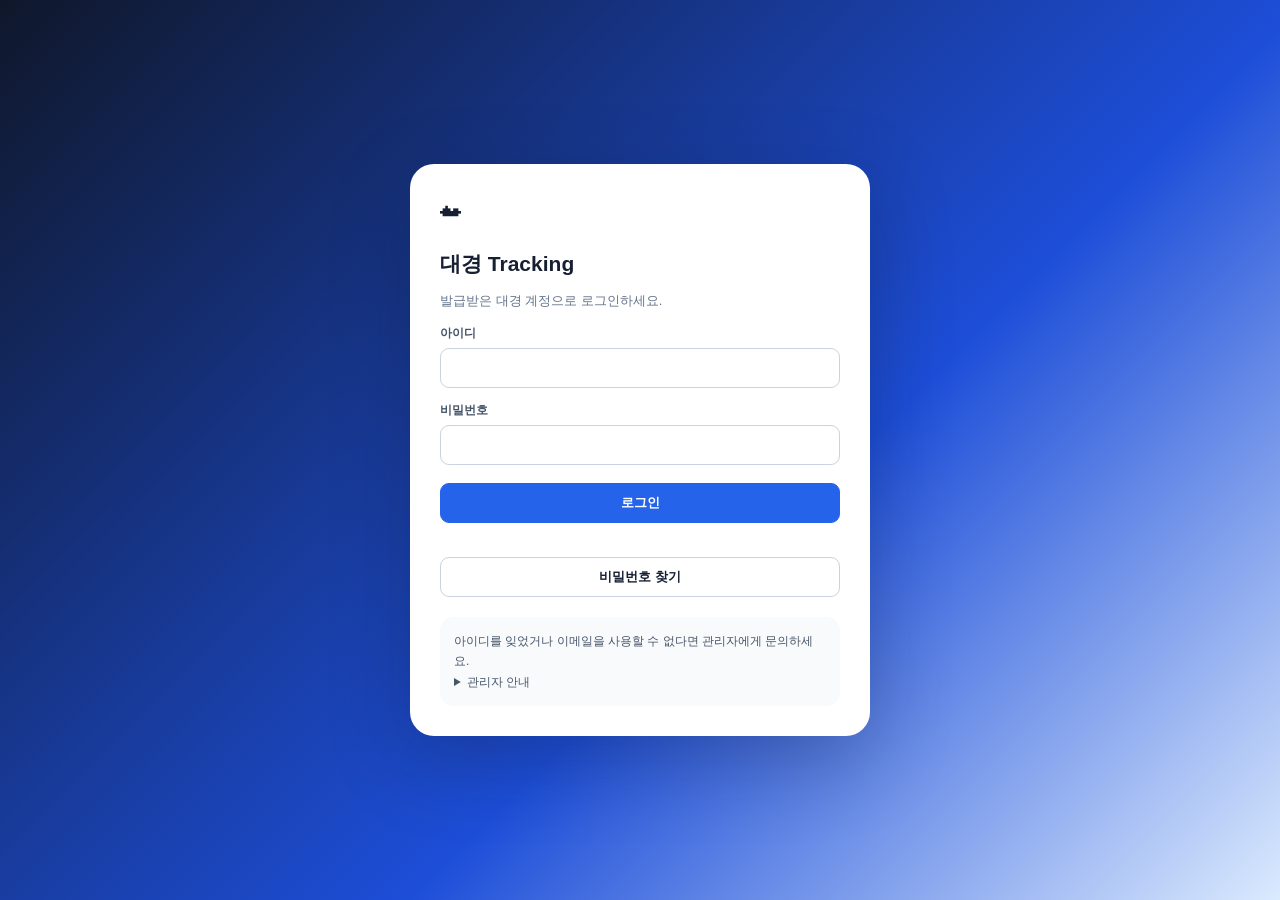
<file: index.html>
<!DOCTYPE html>
<html lang="ko">
<head>
  <meta charset="UTF-8">
  <meta name="viewport" content="width=device-width, initial-scale=1.0">
  <title>Dashboard - 대경 Tracking</title>
  <link rel="stylesheet" href="css/style.css?v=1243">
</head>
<body class="dashboard-page">
<div class="app">
  <aside class="side">
    <div class="brand">대경 Tracking</div>
    <div class="sub">의료기기 재고 · 선납 · 사용 · 회수 관리</div>
    <nav class="nav">
      <a class="page-link" href="index.html">📊 Dashboard</a>
      <a class="page-link" href="transaction.html">🧾 거래관리</a>
      <a class="page-link" href="inventory.html">📦 재고관리</a>
      <a class="page-link" href="master.html">📁 품목 Master</a>
      <a class="page-link" href="hospital.html">🏥 거래처 Master</a>
      <a class="page-link" href="hospital_price.html">🏷️ 병원별 판매단가</a>
      <a class="page-link" href="price.html">💰 단가관리</a>
      <a class="page-link" href="monthly_close.html">🗓️ 월별 마감</a>
      <a class="page-link" href="report.html">📈 보고서</a>
      <a class="page-link" href="audit.html">🔍 재고 감사</a>
      <a class="page-link" href="settings.html">⚙️ 환경설정</a>
    </nav>
  </aside>
  <main class="main">
    <div class="top">
      <div>
        <div class="title">Dashboard</div>
        <div class="hint">재고와 영업 흐름을 한눈에 확인하는 월간 경영 현황입니다.</div>
      </div>
      <div class="actions"></div>
    </div>

    <section class="dashboard-content executive-dashboard">
      <div class="dashboard-period-card">
        <div class="period-control">
          <label for="dashboardMonth">조회월</label>
          <input id="dashboardMonth" type="month" onchange="renderDashboard()">
        </div>
        <div class="period-summary">
          <span id="dashboardCloseStatus" class="dashboard-status-chip">마감 전</span>
          <span id="dashboardPeriodLabel">월간 현황을 불러오는 중입니다.</span>
        </div>
      </div>

      <div class="executive-kpi-grid">
        <article class="executive-kpi kpi-blue">
          <div class="kpi-icon">₩</div>
          <div class="kpi-copy"><span>월말 총 재고금액</span><strong id="kpiInventoryValue">0원</strong><small id="inventoryValueDelta">전월 대비 -</small></div>
        </article>
        <article class="executive-kpi kpi-green">
          <div class="kpi-icon">↗</div>
          <div class="kpi-copy"><span>당월 사용매출</span><strong id="kpiMonthlySales">0원</strong><small id="salesDelta">전월 대비 -</small></div>
        </article>
        <article class="executive-kpi kpi-violet">
          <div class="kpi-icon">%</div>
          <div class="kpi-copy"><span>당월 예상마진</span><strong id="kpiMonthlyMargin">0원</strong><small id="marginRate">마진율 0.0%</small></div>
        </article>
        <article class="executive-kpi kpi-orange">
          <div class="kpi-icon">▦</div>
          <div class="kpi-copy"><span>월말 전체재고</span><strong id="kpiCurrent">0</strong><small id="stockDelta">월초 대비 -</small></div>
        </article>
      </div>

      <div class="dashboard-visual-grid">
        <article class="dashboard-panel dashboard-flow-panel">
          <div class="panel-heading">
            <div><span class="eyebrow">MONTHLY FLOW</span><h3>주간 거래 흐름</h3></div>
            <div class="chart-legend"><span class="legend-in">입고</span><span class="legend-use">사용</span><span class="legend-prepaid">선납</span><span class="legend-recovery">회수</span></div>
          </div>
          <div id="weeklyFlowChart" class="weekly-flow-chart"></div>
        </article>

        <article class="dashboard-panel dashboard-composition-panel">
          <div class="panel-heading"><div><span class="eyebrow">INVENTORY MIX</span><h3>재고 구성</h3></div></div>
          <div class="composition-body">
            <div id="inventoryDonut" class="inventory-donut"><div><strong id="donutTotal">0</strong><span>전체재고</span></div></div>
            <div class="composition-legend">
              <div><span class="dot office"></span><div><small>사무실</small><strong id="kpiOffice">0</strong><em id="officeShare">0%</em></div></div>
              <div><span class="dot hospital"></span><div><small>거래처</small><strong id="kpiHospital">0</strong><em id="hospitalShare">0%</em></div></div>
            </div>
          </div>
        </article>
      </div>

      <div class="dashboard-insight-grid">
        <article class="dashboard-panel">
          <div class="panel-heading"><div><span class="eyebrow">TOP 5</span><h3>거래처별 재고금액</h3></div><a class="panel-link" href="inventory.html">재고 보기</a></div>
          <div id="customerTopFive" class="ranking-list"></div>
        </article>
        <article class="dashboard-panel">
          <div class="panel-heading"><div><span class="eyebrow">ACTION NEEDED</span><h3>확인 필요 항목</h3></div><span id="alertCount" class="alert-count">0</span></div>
          <div id="dashboardAlerts" class="dashboard-alert-list"></div>
        </article>
      </div>

      <div class="dashboard-detail-grid">
        <article class="dashboard-panel recent-panel">
          <div class="panel-heading"><div><span class="eyebrow">RECENT</span><h3>최근 거래</h3></div><a class="panel-link" href="transaction.html">전체 보기</a></div>
          <div class="table-wrap auto"><table><thead><tr><th>일자</th><th>위치</th><th>구분</th><th>품목명</th><th>수량</th><th>비고</th></tr></thead><tbody id="recentTx"></tbody></table></div>
        </article>
        <article class="dashboard-panel location-panel">
          <div class="panel-heading"><div><span class="eyebrow">LOCATION</span><h3>위치별 재고 현황</h3></div></div>
          <div class="table-wrap auto"><table><thead><tr><th>위치</th><th>월초</th><th>월말</th><th>재고금액</th><th>입고</th><th>사용</th><th>선납</th><th>회수</th></tr></thead><tbody id="locationSummary"></tbody></table></div>
        </article>
      </div>

      <span class="hidden" id="kpiStock"></span><span class="hidden" id="kpiUse"></span><span class="hidden" id="kpiOveruse"></span>
      <span class="hidden" id="kpiOfficeValue"></span><span class="hidden" id="kpiHospitalValue"></span><span class="hidden" id="kpiUnpricedItems"></span>
      <span class="hidden" id="kpiMonthlyCost"></span><span class="hidden" id="kpiMonthlyTx"></span><span class="hidden" id="kpiPrepaid"></span><span class="hidden" id="kpiRecovery"></span>
    </section>
  </main>
</div>
<script src="js/vendor-core.js?v=1214"></script>
<script src="js/config.js?v=1214"></script>
<script src="js/cloud.js?v=auth20261124"></script>
<script src="js/common.js?v=auth20261124"></script>
<script src="js/dashboard.js?v=1243"></script>
</body>
</html>
</file>
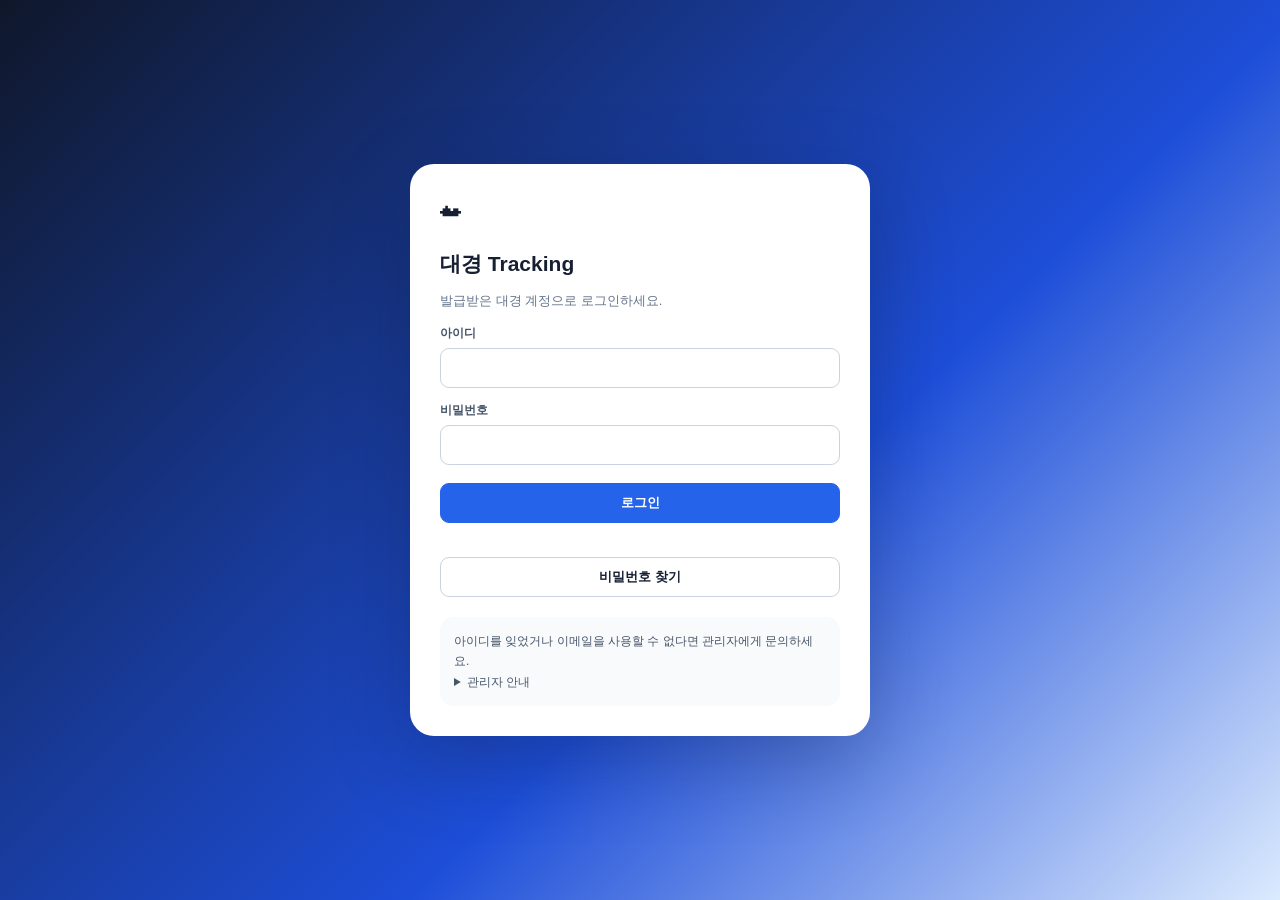
<file: audit.html>
<!DOCTYPE html><html lang="ko"><head><meta charset="UTF-8"><meta name="viewport" content="width=device-width, initial-scale=1.0"><title>재고 감사 - 대경 Tracking</title><script src="js/xlsx.full.min.js?v=1234"></script><link rel="stylesheet" href="css/style.css?v=1232"></head><body><div class="app"><aside class="side"><div class="brand">대경 Tracking</div><div class="sub">의료기기 재고 · 선납 · 사용 · 회수 관리</div><nav class="nav">
<a class="page-link" href="index.html">📊 Dashboard</a>
<a class="page-link" href="transaction.html">🧾 거래관리</a>
<a class="page-link" href="inventory.html">📦 재고관리</a>
<a class="page-link" href="master.html">📁 품목 Master</a>
<a class="page-link" href="hospital.html">🏥 거래처 Master</a>
<a class="page-link" href="hospital_price.html">🏷️ 병원별 판매단가</a>
<a class="page-link" href="price.html">💰 단가관리</a><a class="page-link" href="monthly_close.html">🗓️ 월별 마감</a>
<a class="page-link" href="report.html">📈 보고서</a>
<a class="page-link" href="audit.html">🔍 재고 감사</a>
<a class="page-link" href="settings.html">⚙️ 환경설정</a>
</nav></aside><main class="main"><div class="top"><div><div class="title">재고 감사</div><div class="hint"> 현재고 또는 외부 시스템 재고와 실사 재고를 비교하여 차이와 리스크를 분석합니다.</div></div><div class="actions"><button class="btn" onclick="exportBackup()">JSON 백업</button><button class="btn" onclick="document.getElementById('restoreFile').click()">JSON 복원</button><input id="restoreFile" type="file" accept=".json" class="hidden" onchange="restoreBackup(event)"><button class="btn danger" onclick="resetAll()">초기화</button><span id="autosaveStatus" class="autosave-status">자동저장 준비</span></div></div>
<section class="audit-hero"><h2>의료기기 재고 감사 Agent</h2><p class="hint">품목 ID 기준으로 시스템 재고와 실사 재고를 매칭합니다.  등록된 현재고를 시스템 재고로 자동 불러오거나, 별도 시스템 재고 파일을 업로드할 수 있습니다. 원본 데이터에 없는 원인은 “확인 필요”로 표시합니다.</p></section>
<section class="mt audit-grid no-print">
<div class="card"><h3>1. 시스템 재고 기준</h3><div class="audit-toolbar"><select id="auditLoadLoc" class="audit-load-select"><option value="">전체 위치별</option></select><button class="btn primary" onclick="loadSystemFromV7ByLocation()">현재고 불러오기</button><button class="btn" onclick="loadSystemFromV7ByLocation('aggregate')">전체 합산 불러오기</button><input id="systemFile" type="file" accept=".xlsx,.xls,.csv" onchange="handleAuditFile(event,'system')"></div><div class="audit-help">v7 현재고는 위치를 선택해 불러올 수 있습니다. <b>전체 위치별</b>은 사무실/병원별 행을 분리하고, <b>전체 합산</b>은 품목 ID별 총 재고로 비교합니다. 외부 파일 업로드 시 권장 컬럼: ID, 품목명, 위치, 수량, 재고금액</div><div id="systemInfo" class="mt hint">시스템 재고 기준이 아직 없습니다.</div><div id="systemLocationSummary" class="mt"></div><div class="row-4 mt"><div><label>ID 컬럼</label><select id="systemIdCol"></select></div><div><label>품목명 컬럼</label><select id="systemNameCol"></select></div><div><label>위치 컬럼</label><select id="systemLocCol"></select></div><div><label>수량 컬럼</label><select id="systemQtyCol"></select></div></div><div class="row-4 mt"><div><label>재고금액 컬럼</label><select id="systemAmtCol"></select></div></div></div>
<div class="card"><h3>2. 실사 재고 업로드</h3><div class="audit-toolbar"><a class="btn" href="./sample/Audit_PhysicalInventory_upload.xlsx" download="Audit_PhysicalInventory_upload.xlsx">실사 샘플 다운로드</a><input id="physicalFile" type="file" accept=".xlsx,.xls,.csv" onchange="handleAuditFile(event,'physical')"></div><div class="audit-help">권장 컬럼: ID, 품목명, 위치, 실사수량, 실사금액, 비고</div><div id="physicalInfo" class="mt hint">실사 재고 파일을 선택해 주세요.</div><div class="row-4 mt"><div><label>ID 컬럼</label><select id="physicalIdCol"></select></div><div><label>품목명 컬럼</label><select id="physicalNameCol"></select></div><div><label>위치 컬럼</label><select id="physicalLocCol"></select></div><div><label>수량 컬럼</label><select id="physicalQtyCol"></select></div></div><div class="row-4 mt"><div><label>재고금액 컬럼</label><select id="physicalAmtCol"></select></div><div><label>비고 컬럼</label><select id="physicalMemoCol"></select></div></div></div>
</section>
<section class="card mt no-print"><h3>3. 리스크 기준 및 실행</h3><div class="row-4"><div><label>수량 Medium 기준</label><input id="qtyMedium" type="number" value="2" min="1"></div><div><label>금액 Medium 기준</label><input id="amtMedium" type="number" value="100000" min="0"></div><div><label>금액 High 기준</label><input id="amtHigh" type="number" value="1000000" min="0"></div><div><label>감사일자</label><input id="auditDate" type="date"></div></div><div class="actions mt"><button class="btn primary" onclick="runAudit()">감사 분석 실행</button><button class="btn" onclick="print()">인쇄/PDF 저장</button><button class="btn" onclick="downloadAuditCSV()">CSV 다운로드</button><button class="btn" onclick="downloadAuditExcel()">Excel 다운로드</button></div></section>
<section id="auditResult" class="hidden"><div class="card mt"><h3>Executive Summary <span id="sourceBadge" class="source-badge"></span></h3><div class="grid audit-grid-3 mt"><div class="card kpi audit-kpi"><div class="label">전체 품목/위치</div><div class="value" id="auditTotal">0</div></div><div class="card kpi audit-kpi"><div class="label">차이 발생</div><div class="value" id="auditDiff">0</div></div><div class="card kpi audit-kpi"><div class="label">High 리스크</div><div class="value" id="auditHigh">0</div></div></div><div id="auditSummaryText" class="summary-box mt"></div></div>
<div class="card mt"><h3>상세 재고 차이표</h3><div class="audit-toolbar no-print"><input id="auditSearch" type="search" placeholder="ID/품목명/위치 검색" oninput="renderAuditTable()"><select id="auditRiskFilter" onchange="renderAuditTable()"><option value="">전체 리스크</option><option>High</option><option>Medium</option><option>Low</option><option>OK</option></select><select id="auditTypeFilter" onchange="renderAuditTable()"><option value="">전체 유형</option><option>수량 불일치</option><option>금액 불일치</option><option>실사 누락</option><option>시스템 미등록</option><option>일치</option></select></div><div class="table-wrap mt"><table class="audit-table"><thead><tr><th>리스크</th><th>유형</th><th>ID</th><th>품목명</th><th>위치</th><th>시스템수량</th><th>실사수량</th><th>수량차이</th><th>시스템금액</th><th>실사금액</th><th>금액차이</th><th>원인 추정</th><th>비고</th></tr></thead><tbody id="auditTable"></tbody></table></div></div>
<div class="audit-grid mt"><div class="card"><h3>개선 권고</h3><ul id="auditRecommendations" class="list"></ul></div><div class="card"><h3>후속 조치 체크리스트</h3><div class="table-wrap"><table><thead><tr><th>조치</th><th>대상</th><th>우선순위</th></tr></thead><tbody id="auditChecklist"></tbody></table></div></div></div></section>
</main></div><script src="js/vendor-core.js?v=1214"></script><script src="js/config.js?v=1214"></script><script src="js/cloud.js?v=auth20261124"></script><script src="js/common.js?v=auth20261124"></script><script src="js/audit.js?v=1230"></script></body></html>
</file>
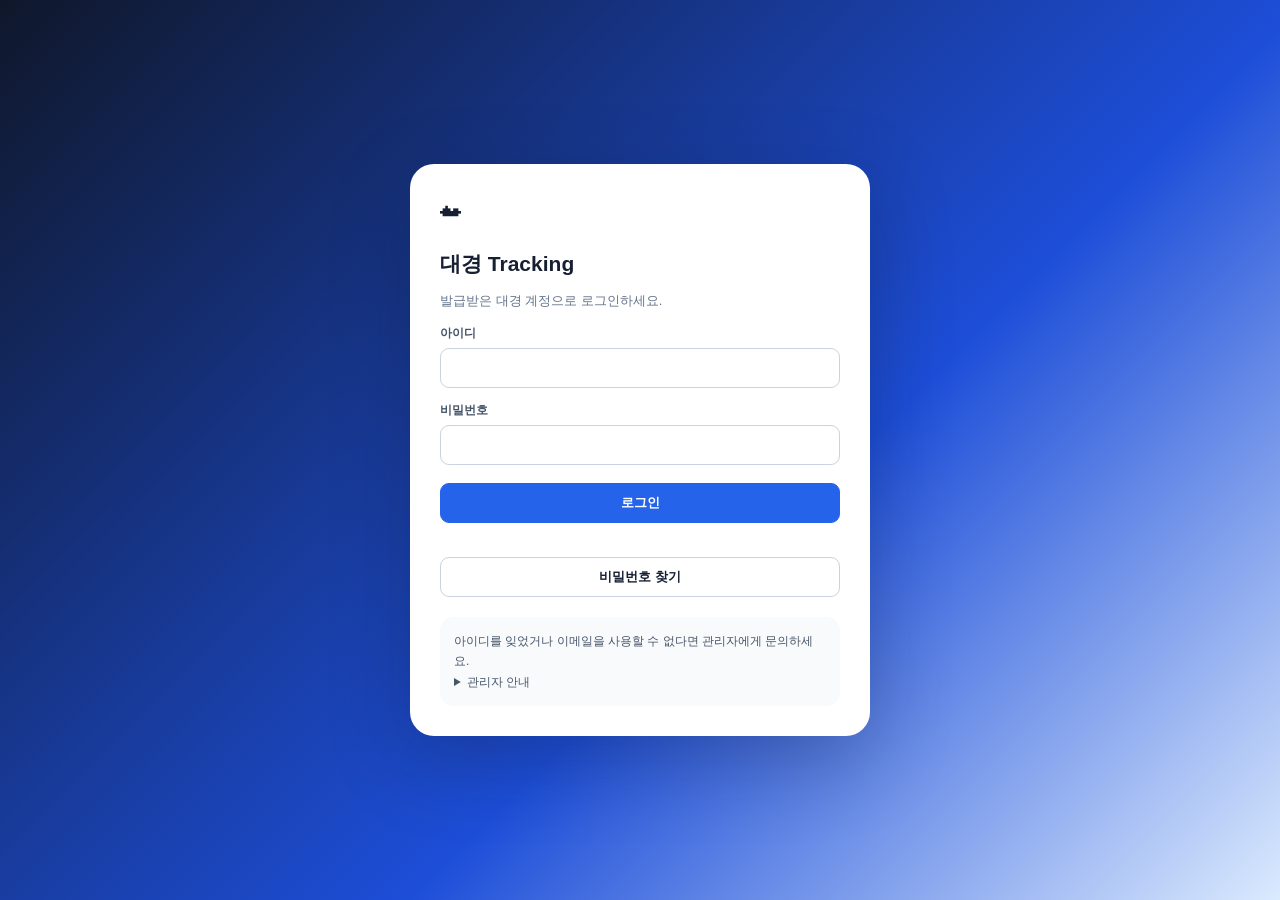
<file: dashboard.html>
<!DOCTYPE html><html lang="ko"><head><meta charset="UTF-8"><meta name="viewport" content="width=device-width, initial-scale=1.0"><title>Dashboard - 대경 Tracking</title><link rel="stylesheet" href="css/style.css?v=1232"></head><body class="dashboard-page"><div class="app"><aside class="side"><div class="brand">대경 Tracking</div><div class="sub">의료기기 재고 · 선납 · 사용 · 회수 관리</div><nav class="nav">
<a class="page-link" href="index.html">📊 Dashboard</a>
<a class="page-link" href="transaction.html">🧾 거래관리</a>
<a class="page-link" href="inventory.html">📦 재고관리</a>
<a class="page-link" href="master.html">📁 품목 Master</a>
<a class="page-link" href="hospital.html">🏥 거래처 Master</a>
<a class="page-link" href="hospital_price.html">🏷️ 병원별 판매단가</a>
<a class="page-link" href="price.html">💰 단가관리</a><a class="page-link" href="monthly_close.html">🗓️ 월별 마감</a>
<a class="page-link" href="report.html">📈 보고서</a>
<a class="page-link" href="audit.html">🔍 재고 감사</a>
<a class="page-link" href="settings.html">⚙️ 환경설정</a>
</nav></aside><main class="main"><div class="top"><div><div class="title">Dashboard</div><div class="hint">선택한 월의 월초·월말 재고와 입고·사용·선납·회수 현황을 확인합니다.</div></div><div class="actions"><button class="btn" onclick="exportBackup()">JSON 백업</button><button class="btn" onclick="document.getElementById('restoreFile').click()">JSON 복원</button><input id="restoreFile" type="file" accept=".json" class="hidden" onchange="restoreBackup(event)"><button class="btn danger" onclick="resetAll()">초기화</button><span id="autosaveStatus" class="autosave-status">자동저장 준비</span></div></div><section class="dashboard-content"><div class="card compact monthly-period-bar"><div><label>조회월</label><input id="dashboardMonth" type="month" onchange="renderDashboard()"></div><div id="dashboardPeriodLabel" class="hint"></div></div><div class="grid dashboard-kpi-grid dashboard-qty-grid"><div class="card kpi kpi-card"><div class="label">월초 전체재고</div><div class="value" id="kpiStock">0</div></div><div class="card kpi kpi-card"><div class="label">월말 전체재고</div><div class="value" id="kpiCurrent">0</div></div><div class="card kpi kpi-card"><div class="label">당월 사용</div><div class="value" id="kpiUse">0</div></div><div class="card kpi kpi-card"><div class="label">당월 미정리 과사용</div><div class="value" id="kpiOveruse">0</div></div></div><div class="grid mt dashboard-kpi-grid dashboard-value-grid"><div class="card kpi kpi-card"><div class="label">월말 총 재고금액</div><div class="value" id="kpiInventoryValue">0원</div></div><div class="card kpi kpi-card"><div class="label">사무실 재고금액</div><div class="value" id="kpiOfficeValue">0원</div></div><div class="card kpi kpi-card"><div class="label">병원 재고금액</div><div class="value" id="kpiHospitalValue">0원</div></div><div class="card kpi kpi-card"><div class="label">매입단가 미등록 재고 품목</div><div class="value" id="kpiUnpricedItems">0</div></div></div><div class="grid mt dashboard-kpi-grid dashboard-monthly-finance-grid"><div class="card kpi kpi-card"><div class="label">당월 사용매출</div><div class="value" id="kpiMonthlySales">0원</div></div><div class="card kpi kpi-card"><div class="label">당월 매출원가</div><div class="value" id="kpiMonthlyCost">0원</div></div><div class="card kpi kpi-card"><div class="label">당월 예상마진</div><div class="value" id="kpiMonthlyMargin">0원</div></div><div class="card kpi kpi-card"><div class="label">당월 거래건수</div><div class="value" id="kpiMonthlyTx">0</div></div></div><div class="grid mt dashboard-kpi-grid dashboard-flow-grid"><div class="card kpi kpi-card"><div class="label">사무실 월말재고</div><div class="value" id="kpiOffice">0</div></div><div class="card kpi kpi-card"><div class="label">병원 월말재고</div><div class="value" id="kpiHospital">0</div></div><div class="card kpi kpi-card"><div class="label">당월 선납</div><div class="value" id="kpiPrepaid">0</div></div><div class="card kpi kpi-card"><div class="label">당월 회수</div><div class="value" id="kpiRecovery">0</div></div></div><div class="grid-2 mt dashboard-panels"><div class="card"><h3>위치별 재고 현황</h3><div class="table-wrap auto"><table><thead><tr><th>위치</th><th>월초재고</th><th>월말재고</th><th>재고금액</th><th>입고</th><th>사용</th><th>선납</th><th>회수</th></tr></thead><tbody id="locationSummary"></tbody></table></div></div><div class="card"><h3>당월 거래</h3><div class="table-wrap auto"><table><thead><tr><th>일자</th><th>위치</th><th>구분</th><th>품목명</th><th>수량</th><th>비고</th></tr></thead><tbody id="recentTx"></tbody></table></div></div></div></section></main></div><script src="js/vendor-core.js?v=1214"></script><script src="js/config.js?v=1214"></script><script src="js/cloud.js?v=auth20261124"></script><script src="js/common.js?v=auth20261124"></script>
<script src="js/dashboard.js?v=1232"></script></body></html>
</file>
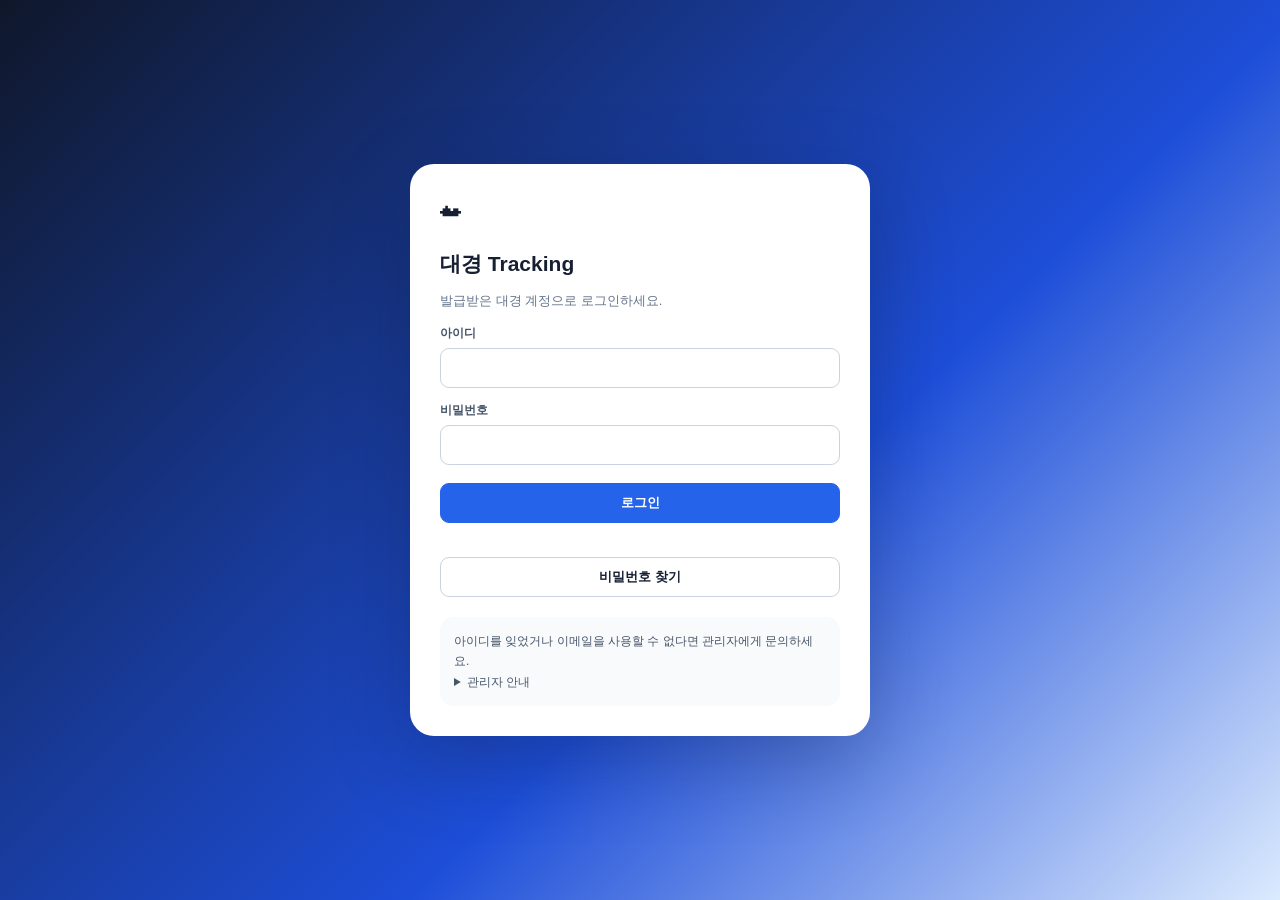
<file: hospital.html>
<!DOCTYPE html><html lang="ko"><head><meta charset="UTF-8"><meta name="viewport" content="width=device-width, initial-scale=1.0"><title>거래처 Master - 대경 Tracking</title><link rel="stylesheet" href="css/style.css?v=1232"></head><body><div class="app"><aside class="side"><div class="brand">대경 Tracking</div><div class="sub">의료기기 재고 · 선납 · 사용 · 회수 관리</div><nav class="nav">
<a class="page-link" href="index.html">📊 Dashboard</a>
<a class="page-link" href="transaction.html">🧾 거래관리</a>
<a class="page-link" href="inventory.html">📦 재고관리</a>
<a class="page-link" href="master.html">📁 품목 Master</a>
<a class="page-link" href="hospital.html">🏥 거래처 Master</a>
<a class="page-link" href="hospital_price.html">🏷️ 병원별 판매단가</a>
<a class="page-link" href="price.html">💰 단가관리</a><a class="page-link" href="monthly_close.html">🗓️ 월별 마감</a>
<a class="page-link" href="report.html">📈 보고서</a>
<a class="page-link" href="audit.html">🔍 재고 감사</a>
<a class="page-link" href="settings.html">⚙️ 환경설정</a>
</nav></aside><main class="main"><div class="top"><div><div class="title">거래처 Master</div><div class="hint">병원별 재고와 단가 관리를 위한 거래처 정보를 관리합니다.</div></div><div class="actions"><button class="btn" onclick="exportBackup()">JSON 백업</button><button class="btn" onclick="document.getElementById('restoreFile').click()">JSON 복원</button><input id="restoreFile" type="file" accept=".json" class="hidden" onchange="restoreBackup(event)"><button class="btn danger" onclick="resetAll()">초기화</button><span id="autosaveStatus" class="autosave-status">자동저장 준비</span></div></div><section><div class="card compact"><h3>거래처 등록/수정</h3><div class="row-4"><div><label>거래처코드</label><input id="hCode"></div><div><label>거래처명</label><input id="hName"></div><div><label>담당자</label><input id="hManager"></div><div><label>연락처</label><input id="hPhone"></div><div style="grid-column:span 2"><label>주소</label><input id="hAddress"></div><div><label>비고</label><input id="hMemo"></div><div><label>&nbsp;</label><button class="btn primary" onclick="saveHospital()">저장</button></div></div><div class="toolbar mt"><a class="btn" href="./sample/HospitalMaster_upload.xlsx" download="HospitalMaster_upload.xlsx">업로드 샘플 다운로드</a><button class="btn primary" type="button" onclick="document.getElementById('hospitalUploadFile').click()">엑셀 업로드</button><input id="hospitalUploadFile" class="hidden" type="file" accept=".xlsx,.xls" onchange="uploadHospitalExcel(event)"><span id="hospitalUploadMessage" class="hint"></span></div></div><div class="card"><h3>거래처 목록</h3><div class="table-wrap"><table><thead><tr><th>거래처코드</th><th>거래처명</th><th>담당자</th><th>연락처</th><th>주소</th><th>비고</th><th>수정</th></tr></thead><tbody id="hospitalTable"></tbody></table></div></div></section></main></div><script src="js/vendor-core.js?v=1214"></script><script src="js/config.js?v=1214"></script><script src="js/cloud.js?v=auth20261124"></script><script src="js/common.js?v=auth20261124"></script>
<script src="js/xlsx.full.min.js?v=1215"></script><script src="js/hospital.js?v=1216"></script></body></html>
</file>
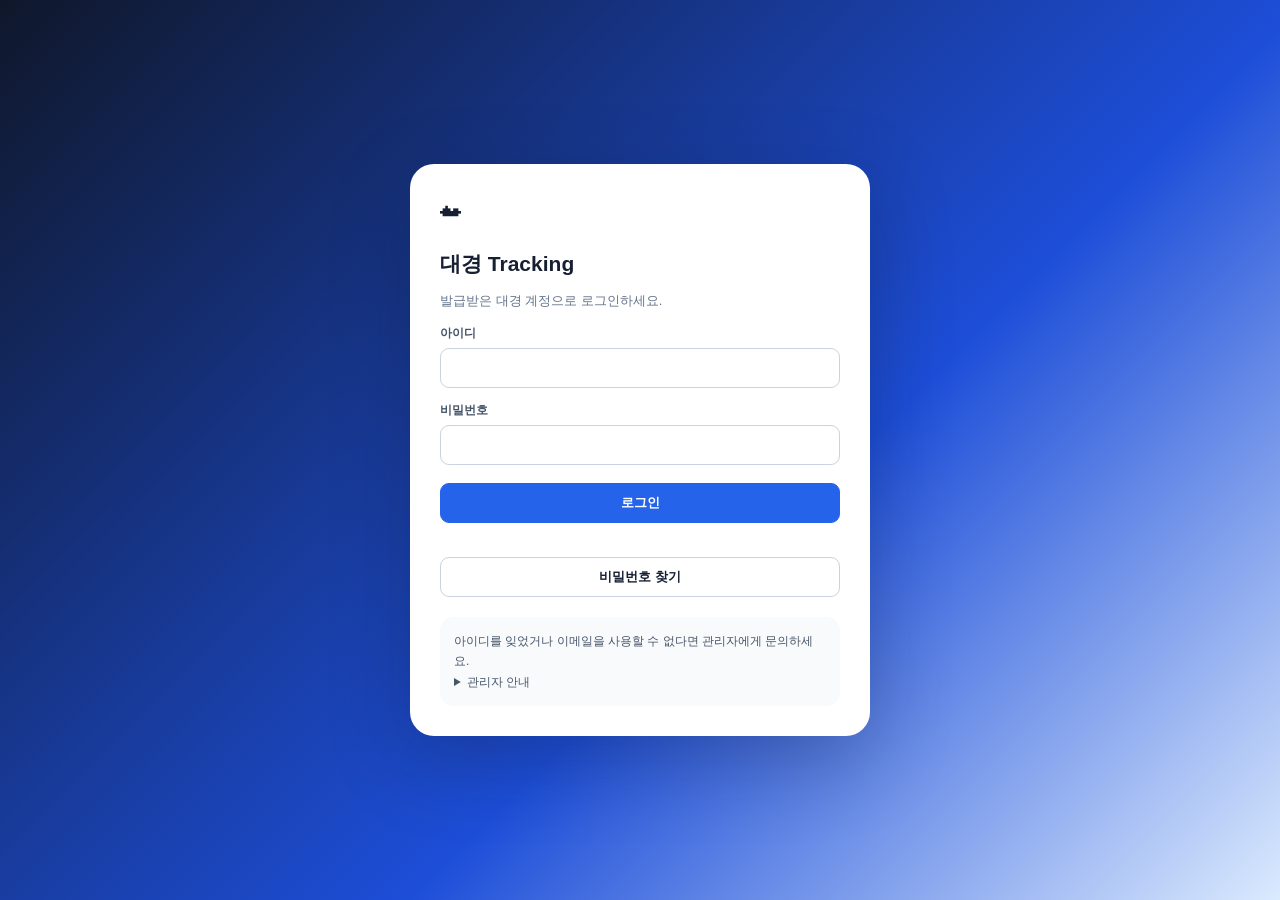
<file: hospital_price.html>
<!DOCTYPE html>
<html lang="ko">
<head>
<meta charset="UTF-8">
<meta name="viewport" content="width=device-width, initial-scale=1.0">
<title>병원별 판매단가 - 대경 Tracking</title>
<script src="js/xlsx.full.min.js?v=1234"></script>
<link rel="stylesheet" href="css/style.css?v=1232">
</head>
<body>
<div class="app">
  <aside class="side">
    <div class="brand">대경 Tracking</div>
    <div class="sub">의료기기 재고 · 선납 · 사용 · 회수 관리</div>
    <nav class="nav">
<a class="page-link" href="index.html">📊 Dashboard</a>
<a class="page-link" href="transaction.html">🧾 거래관리</a>
<a class="page-link" href="inventory.html">📦 재고관리</a>
<a class="page-link" href="master.html">📁 품목 Master</a>
<a class="page-link" href="hospital.html">🏥 거래처 Master</a>
<a class="page-link" href="hospital_price.html">🏷️ 병원별 판매단가</a>
<a class="page-link" href="price.html">💰 단가관리</a><a class="page-link" href="monthly_close.html">🗓️ 월별 마감</a>
<a class="page-link" href="report.html">📈 보고서</a>
<a class="page-link" href="audit.html">🔍 재고 감사</a>
<a class="page-link" href="settings.html">⚙️ 환경설정</a>
</nav>
  </aside>
  <main class="main">
    <div class="top">
      <div>
        <div class="title">병원별 판매단가</div>
        <div class="hint">거래처 Master에 등록된 병원별로 품목 판매단가를 관리합니다.</div>
      </div>
      <div class="actions">
        <button class="btn" onclick="exportBackup()">JSON 백업</button>
        <button class="btn" onclick="document.getElementById('restoreFile').click()">JSON 복원</button>
        <input id="restoreFile" type="file" accept=".json" class="hidden" onchange="restoreBackup(event)">
        <button class="btn danger" onclick="resetAll()">초기화</button><span id="autosaveStatus" class="autosave-status">자동저장 준비</span>
      </div>
    </div>
    
<section>
  <div class="card compact">
    <h3>병원별 판매단가 조회</h3>
    <div class="row-4">
      <div><label>병원</label><select id="hpHospital" onchange="renderHospitalPrice()"></select></div>
      <div><label>제품카테고리</label><select id="hpCategory" onchange="renderHospitalPrice()"></select></div>
      <div><label>품목명</label><input id="hpKeyword" oninput="renderHospitalPrice()"></div>
      <div><label>&nbsp;</label><button class="btn primary" onclick="renderHospitalPrice()">조회</button></div>
    </div>
    <div class="toolbar mt">
      <button class="btn primary" onclick="saveVisibleHospitalPrices()">화면 단가 저장</button>
      <a class="btn" href="./sample/HospitalPrice_upload.xlsx" download="HospitalPrice_upload.xlsx">업로드 샘플 다운로드</a>
      <button class="btn" onclick="exportHospitalPriceCSV()">CSV 내보내기</button>
      <input type="file" accept=".xlsx,.xls" onchange="handleHospitalPriceUpload(event)">
    </div>
    <div id="hpResult" class="mt"></div>
  </div>

  <div class="card">
    <h3>병원 × 품목 판매단가</h3>
    <div class="table-wrap">
      <table>
        <thead><tr><th>병원명</th><th>ID</th><th>제품카테고리</th><th>품목명</th><th>기본판매단가</th><th>병원판매단가</th><th>매입단가</th><th>예상마진</th><th>마진율</th></tr></thead>
        <tbody id="hospitalPriceTable"></tbody>
      </table>
    </div>
  </div>
</section>

  </main>
</div>
<script src="js/vendor-core.js?v=1214"></script><script src="js/config.js?v=1214"></script><script src="js/cloud.js?v=auth20261124"></script><script src="js/common.js?v=auth20261124"></script>
<script src="js/hospital_price.js"></script>
</body>
</html>
</file>
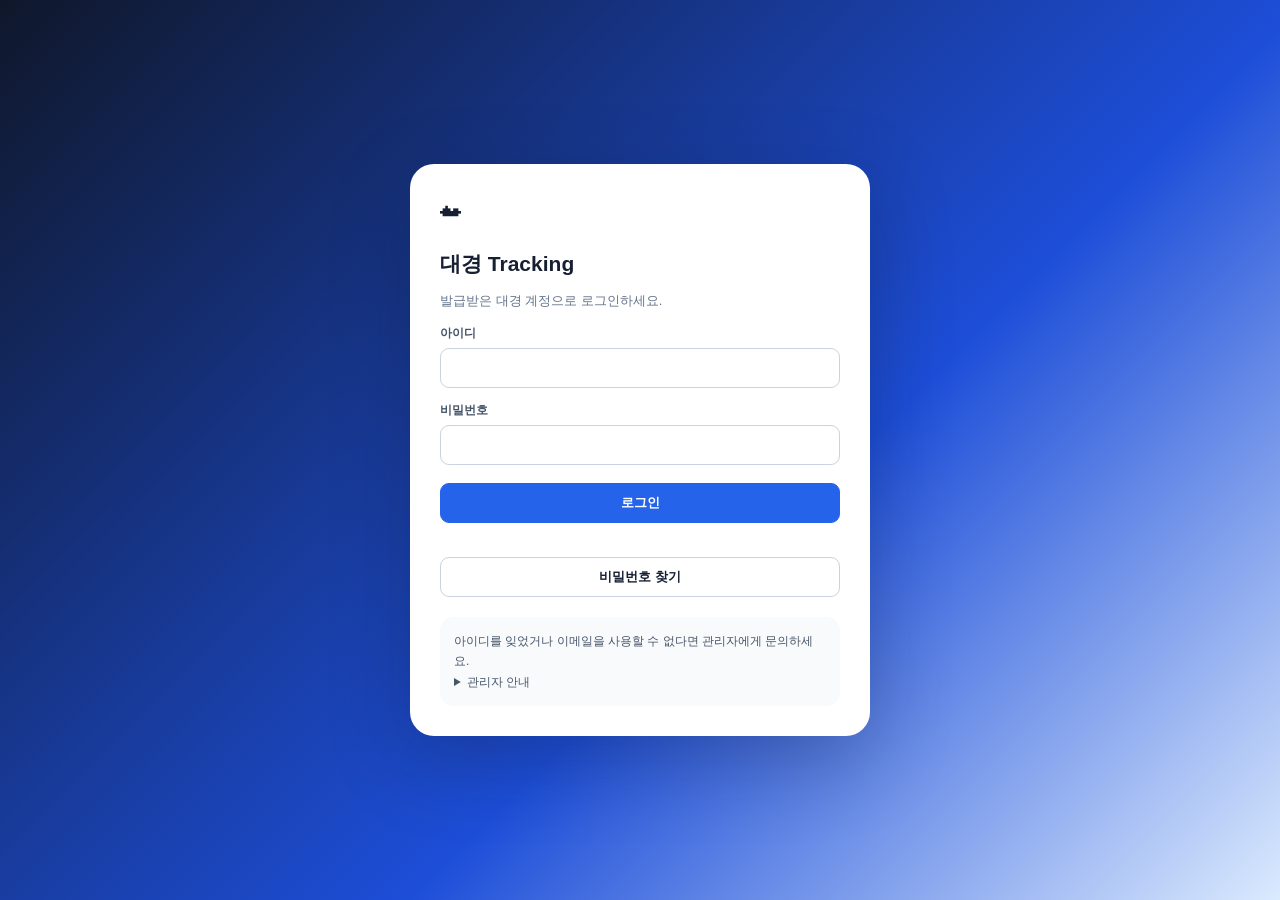
<file: inbound_import.html>
<!DOCTYPE html>
<html lang="ko"><head><meta charset="UTF-8"><meta name="viewport" content="width=device-width,initial-scale=1"><title>거래관리로 이동</title><meta http-equiv="refresh" content="0;url=transaction.html?tab=inbound&amp;v=1242"></head>
<body><p><a href="transaction.html?tab=inbound&amp;v=1242">거래관리의 입고·회수 업로드로 이동</a></p><script>location.replace('transaction.html?tab=inbound&v=1242');</script></body></html>
</file>
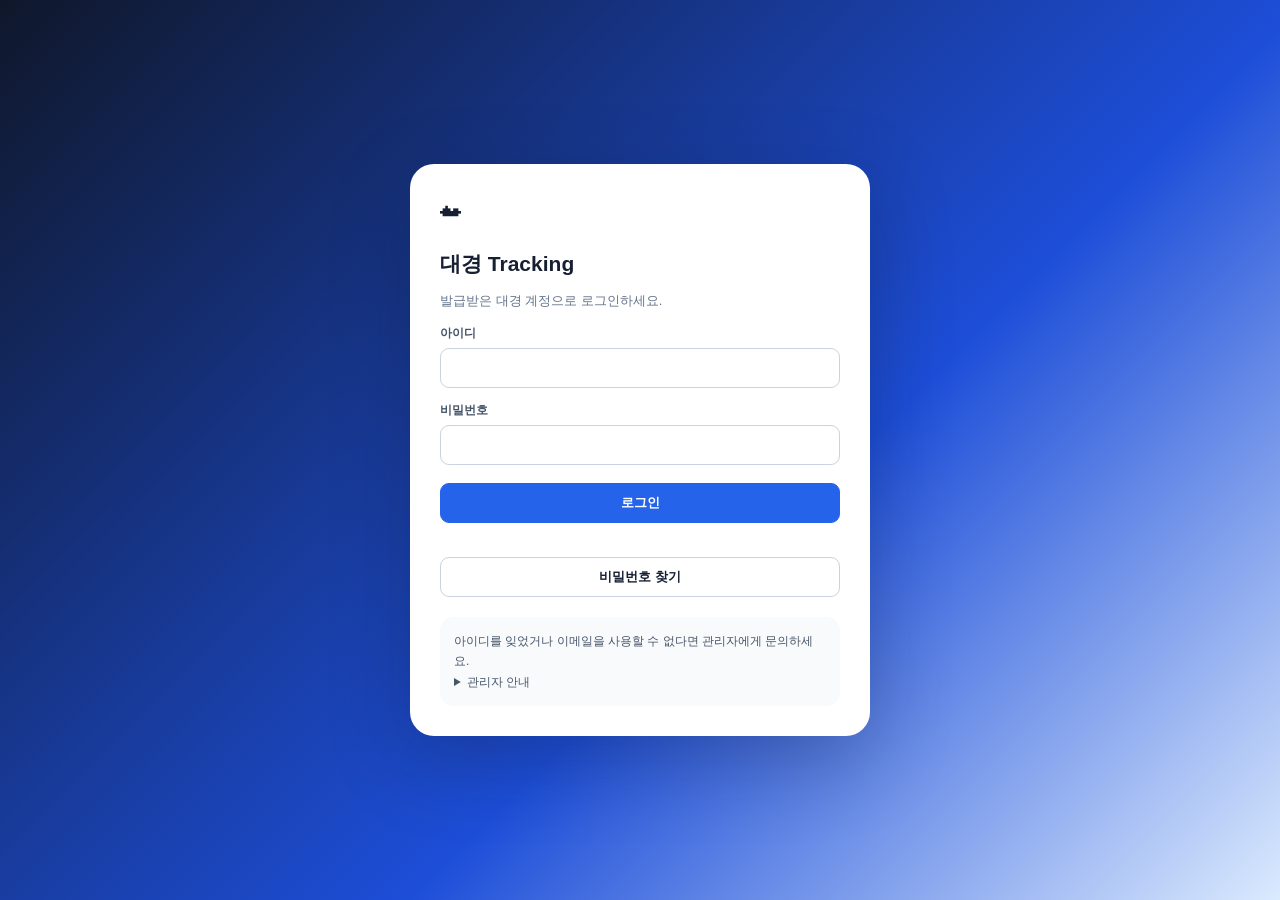
<file: inventory.html>
<!DOCTYPE html><html lang="ko"><head><meta charset="UTF-8"><meta name="viewport" content="width=device-width, initial-scale=1.0"><title>재고관리 - 대경 Tracking</title><script src="js/xlsx.full.min.js?v=1234"></script><link rel="stylesheet" href="css/style.css?v=1232"></head><body><div class="app"><aside class="side"><div class="brand">대경 Tracking</div><div class="sub">의료기기 재고 · 선납 · 사용 · 회수 관리</div><nav class="nav">
<a class="page-link" href="index.html">📊 Dashboard</a>
<a class="page-link" href="transaction.html">🧾 거래관리</a>
<a class="page-link" href="inventory.html">📦 재고관리</a>
<a class="page-link" href="master.html">📁 품목 Master</a>
<a class="page-link" href="hospital.html">🏥 거래처 Master</a>
<a class="page-link" href="hospital_price.html">🏷️ 병원별 판매단가</a>
<a class="page-link" href="price.html">💰 단가관리</a><a class="page-link" href="monthly_close.html">🗓️ 월별 마감</a>
<a class="page-link" href="report.html">📈 보고서</a>
<a class="page-link" href="audit.html">🔍 재고 감사</a>
<a class="page-link" href="settings.html">⚙️ 환경설정</a>
</nav></aside><main class="main"><div class="top"><div><div class="title">재고관리</div><div class="hint">사무실 및 병원별 기준재고와 현재고를 조회합니다.</div></div><div class="actions"><button class="btn" onclick="exportBackup()">JSON 백업</button><button class="btn" onclick="document.getElementById('restoreFile').click()">JSON 복원</button><input id="restoreFile" type="file" accept=".json" class="hidden" onchange="restoreBackup(event)"><button class="btn danger" onclick="resetAll()">초기화</button><span id="autosaveStatus" class="autosave-status">자동저장 준비</span></div></div><section><div class="card compact"><h3>재고 조회</h3><div class="row-4"><div><label>위치</label><select id="invLoc" onchange="renderInventory()"></select></div><div><label>제품카테고리</label><select id="invCat" onchange="renderInventory()"></select></div><div><label>품목명</label><input id="invSearch" oninput="renderInventory()"></div><div class="inventory-filter-actions"><label class="stock-only-check"><input id="invStockOnly" type="checkbox" onchange="renderInventory()"><span>현재고 있는 품목만</span></label><button class="btn primary" onclick="renderInventory()">조회</button></div></div><div class="toolbar mt"><button type="button" class="btn" onclick="downloadInventorySample()">재고업로드 샘플</button><button class="btn" onclick="exportInventoryCSV()">재고 CSV 내보내기</button><input type="file" id="invFile" accept=".xlsx,.xls" onchange="handleInventoryUpload(event)"></div><div id="invUploadResult" class="mt"></div></div><div class="card"><div class="section-heading-row"><h3>재고 목록</h3><span id="inventoryResultCount" class="result-count"></span></div><div class="table-wrap"><table><thead><tr><th>제품카테고리</th><th>품목명</th><th>재고</th><th>현재고</th><th>입고</th><th>사용</th><th>선납</th><th>기준재고</th><th>상태</th></tr></thead><tbody id="inventoryTable"></tbody></table></div></div></section></main></div><script src="js/vendor-core.js?v=1214"></script><script src="js/config.js?v=1214"></script><script src="js/cloud.js?v=auth20261124"></script><script src="js/common.js?v=auth20261124"></script>
<script src="js/inventory.js?v=1223"></script><script>
async function downloadInventorySample(){
  const fileName='Inventory_upload.xlsx';
  const fileUrl=new URL('./sample/'+fileName,window.location.href);
  fileUrl.searchParams.set('download',Date.now().toString());
  try{
    const response=await fetch(fileUrl.href,{cache:'no-store'});
    if(!response.ok) throw new Error('HTTP '+response.status);
    const blob=await response.blob();
    const blobUrl=URL.createObjectURL(blob);
    const link=document.createElement('a');
    link.href=blobUrl;
    link.download=fileName;
    link.style.display='none';
    document.body.appendChild(link);
    link.click();
    link.remove();
    setTimeout(()=>URL.revokeObjectURL(blobUrl),1000);
  }catch(error){
    window.location.href=fileUrl.href;
  }
}
</script></body></html>
</file>
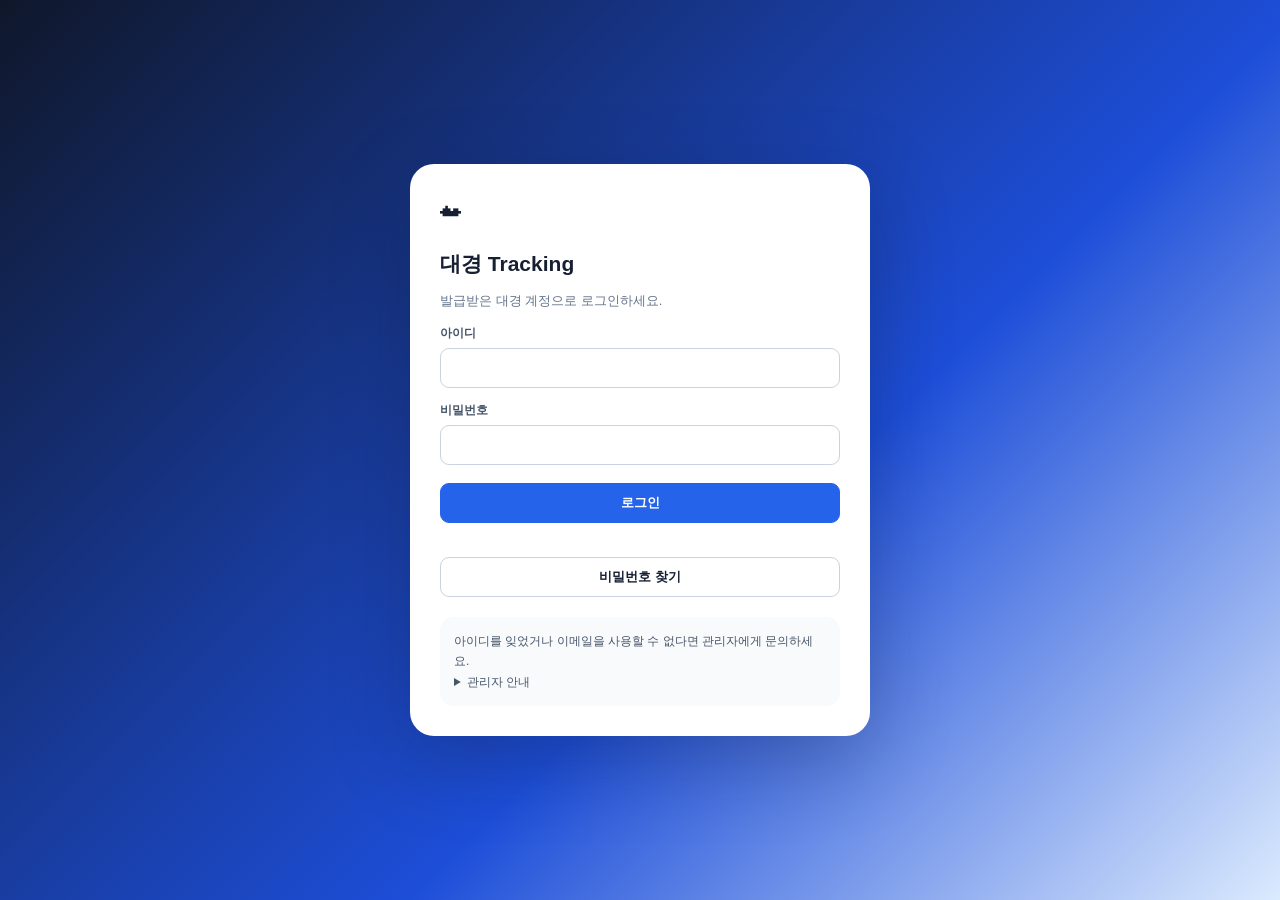
<file: login.html>
<!DOCTYPE html>
<html lang="ko"><head><meta charset="UTF-8"><meta name="viewport" content="width=device-width,initial-scale=1"><title>로그인 - 대경 Tracking</title><link rel="stylesheet" href="css/style.css?v=1232"></head>
<body class="login-page"><main class="login-shell"><section class="login-card">
<div class="cloud-mark">☁</div><h1>대경 Tracking</h1><p class="hint">발급받은 대경 계정으로 로그인하세요.</p>
<form id="loginForm"><label for="loginUsername">아이디</label><input id="loginUsername" type="text" autocomplete="username" required><label for="loginPassword">비밀번호</label><input id="loginPassword" type="password" autocomplete="current-password" required><button class="btn primary login-btn" id="loginBtn" type="submit">로그인</button></form>
<p id="loginMessage" class="hint mt" role="status" aria-live="polite"></p>
<button class="btn login-btn" id="forgotBtn" type="button" aria-expanded="false" aria-controls="recoveryPanel">비밀번호 찾기</button>
<section id="recoveryPanel" hidden><h2>비밀번호 재설정</h2><p class="hint">계정에 등록된 수신 가능한 이메일을 입력하세요.</p><form id="recoveryForm"><label for="recoveryEmail">등록된 이메일</label><input id="recoveryEmail" type="email" autocomplete="email" required><button class="btn primary login-btn" id="sendResetBtn" type="submit">재설정 이메일 보내기</button></form><p id="recoveryMessage" class="hint mt" role="status" aria-live="polite"></p></section>
<div class="cloud-help">아이디를 잊었거나 이메일을 사용할 수 없다면 관리자에게 문의하세요.<details><summary>관리자 안내</summary>계정 확인·초기화: 환경설정 → 사용자 관리. 등록 이메일 확인: Supabase Authentication → Users.</details></div>
</section></main><script src="js/vendor-core.js?v=1214"></script><script src="js/config.js?v=1214"></script><script src="js/cloud.js?v=auth20261124"></script><script src="js/login.js?v=auth20261124"></script></body></html>
</file>
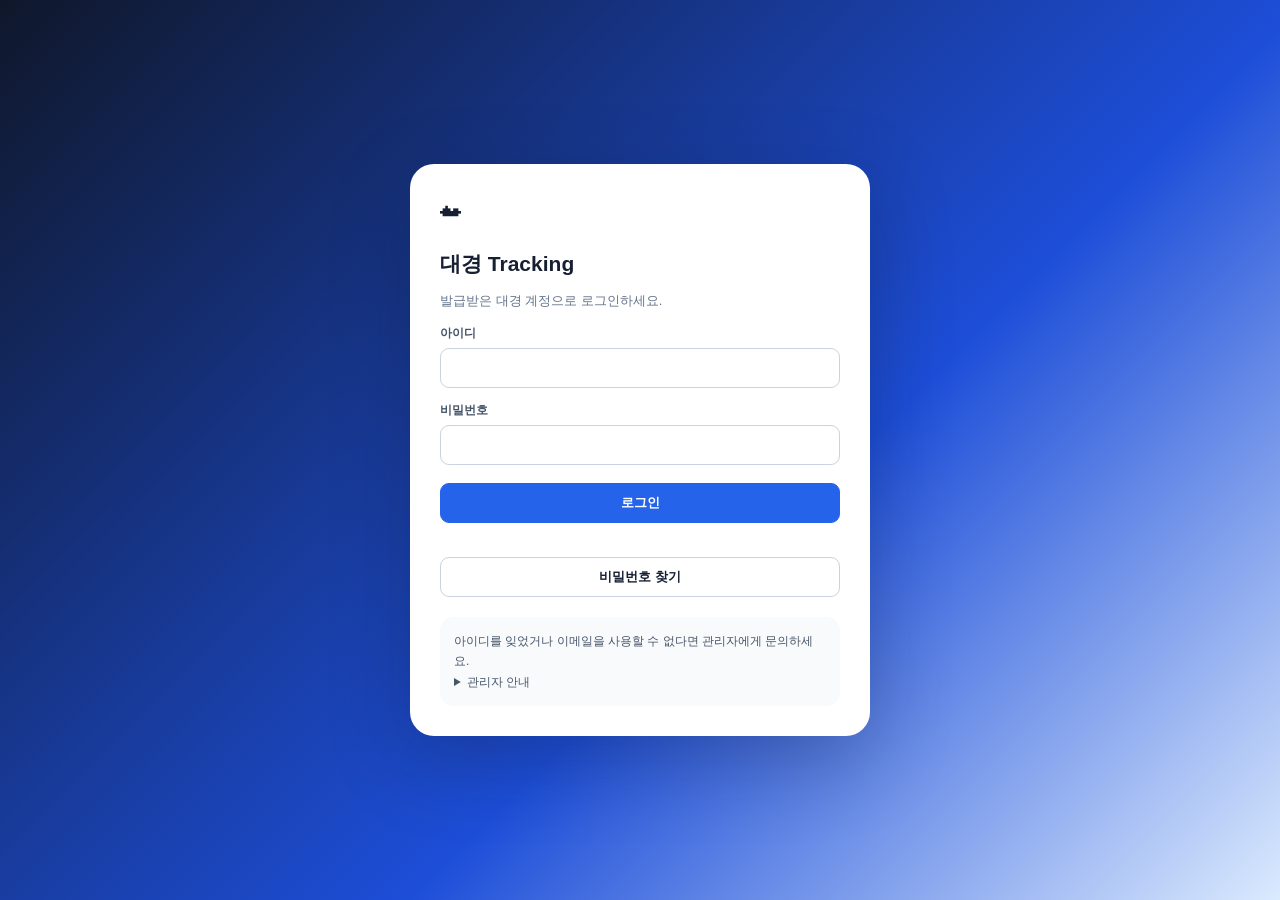
<file: master.html>
<!DOCTYPE html>
<html lang="ko">
<head>
<meta charset="UTF-8">
<meta name="viewport" content="width=device-width, initial-scale=1.0">
<title>품목 Master - 대경 Tracking</title>
<script src="js/xlsx.full.min.js?v=1234"></script>
<link rel="stylesheet" href="css/style.css?v=1232">
</head>
<body>
<div class="app">
  <aside class="side">
    <div class="brand">대경 Tracking</div>
    <div class="sub">의료기기 재고 · 선납 · 사용 · 회수 관리</div>
    <nav class="nav">
<a class="page-link" href="index.html">📊 Dashboard</a>
<a class="page-link" href="transaction.html">🧾 거래관리</a>
<a class="page-link" href="inventory.html">📦 재고관리</a>
<a class="page-link" href="master.html">📁 품목 Master</a>
<a class="page-link" href="hospital.html">🏥 거래처 Master</a>
<a class="page-link" href="hospital_price.html">🏷️ 병원별 판매단가</a>
<a class="page-link" href="price.html">💰 단가관리</a><a class="page-link" href="monthly_close.html">🗓️ 월별 마감</a>
<a class="page-link" href="report.html">📈 보고서</a>
<a class="page-link" href="audit.html">🔍 재고 감사</a>
<a class="page-link" href="settings.html">⚙️ 환경설정</a>
</nav>
  </aside>
  <main class="main">
    <div class="top">
      <div>
        <div class="title">품목 Master</div>
        <div class="hint">품목 기본정보와 기본판매단가를 관리합니다. 병원별 판매단가는 별도 메뉴에서 관리합니다.</div>
      </div>
      <div class="actions">
        <button class="btn" onclick="exportBackup()">JSON 백업</button>
        <button class="btn" onclick="document.getElementById('restoreFile').click()">JSON 복원</button>
        <input id="restoreFile" type="file" accept=".json" class="hidden" onchange="restoreBackup(event)">
        <button class="btn danger" onclick="resetAll()">초기화</button><span id="autosaveStatus" class="autosave-status">자동저장 준비</span>
      </div>
    </div>
    
<section>
  <div class="card compact">
    <h3>품목 조회</h3>
    <div class="row-4">
      <div><label>ID</label><input id="masterId" oninput="renderMaster()"></div>
      <div><label>제품카테고리</label><select id="masterCat" onchange="renderMaster()"></select></div>
      <div><label>품목명</label><input id="masterSearch" oninput="renderMaster()"></div>
      <div><label>&nbsp;</label><button class="btn primary" onclick="renderMaster()">조회</button></div>
    </div>
  </div>

  <div class="card compact">
    <h3>품목 등록/수정</h3>
    <div class="row-4">
      <div><label>ID</label><input id="pmId"></div>
      <div><label>제품카테고리</label><input id="pmCat"></div>
      <div><label>품목명</label><input id="pmName"></div>
      <div><label>매입단가</label><input id="pmPurchase" type="number" min="0" value="0"></div>
      <div><label>기본판매단가</label><input id="pmDefaultSale" type="number" min="0" value="0"></div>
      <div><label>&nbsp;</label><button class="btn primary" onclick="saveProductMaster()">저장</button></div>
      <div><label>&nbsp;</label><button class="btn" onclick="clearProductMasterForm()">초기화</button></div>
      <div><label>&nbsp;</label><a class="btn" href="hospital_price.html">병원별 단가관리</a></div>
    </div>
    <p class="hint mt">병원별 판매단가는 품목 Master가 아니라 ‘병원별 판매단가’ 메뉴에서 관리합니다.</p>
  </div>

  <div class="card compact">
    <h3>엑셀 일괄 등록</h3>
    <div class="toolbar">
      <a class="btn" href="./sample/ProductMaster_upload.xlsx" download="ProductMaster_upload.xlsx">업로드 샘플 다운로드</a>
      <button class="btn" onclick="exportMasterCSV()">Master CSV 내보내기</button>
      <input type="file" accept=".xlsx,.xls" onchange="handleMasterUpload(event)">
    </div>
    <div id="masterUploadResult" class="mt"></div>
  </div>

  <div class="card">
    <h3>품목 목록</h3>
    <div class="table-wrap">
      <table>
        <thead><tr><th>ID</th><th>제품카테고리</th><th>품목명</th><th>매입단가</th><th>기본판매단가</th><th>전체현재고</th><th>병원별 단가</th><th>수정</th></tr></thead>
        <tbody id="masterTable"></tbody>
      </table>
    </div>
  </div>
</section>

  </main>
</div>
<script src="js/vendor-core.js?v=1214"></script><script src="js/config.js?v=1214"></script><script src="js/cloud.js?v=auth20261124"></script><script src="js/common.js?v=auth20261124"></script>
<script src="js/master.js?v=1238"></script>
</body>
</html>
</file>
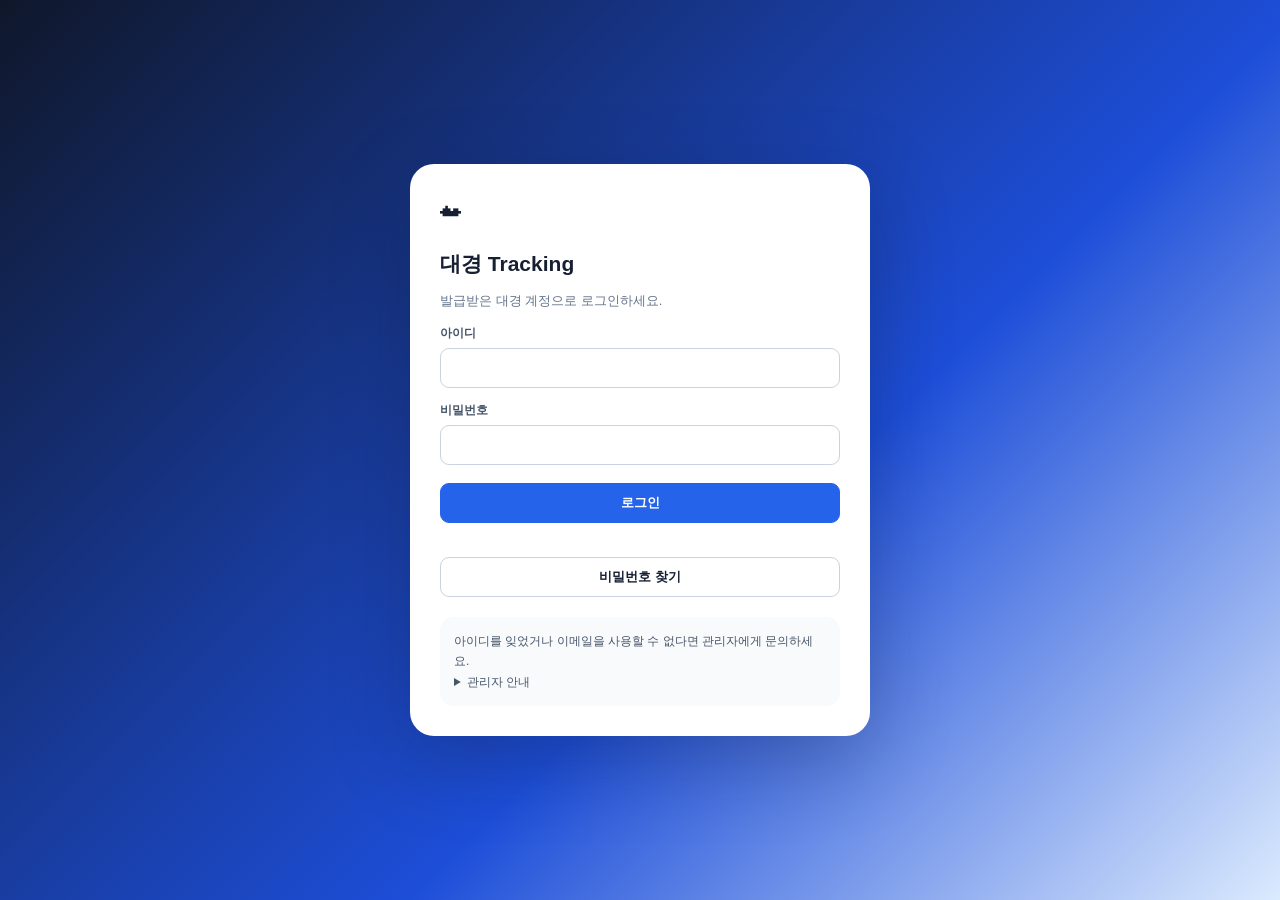
<file: monthly_close.html>
<!DOCTYPE html><html lang="ko"><head><meta charset="UTF-8"><meta name="viewport" content="width=device-width,initial-scale=1"><title>월별 마감 - 대경 Tracking</title><link rel="stylesheet" href="css/style.css?v=1232"></head><body><div class="app"><aside class="side"><div class="brand">대경 Tracking</div><div class="sub">의료기기 재고 · 선납 · 사용 · 회수 관리</div><nav class="nav"><a class="page-link" href="index.html">📊 Dashboard</a><a class="page-link" href="transaction.html">🧾 거래관리</a><a class="page-link" href="inventory.html">📦 재고관리</a><a class="page-link" href="master.html">📁 품목 Master</a><a class="page-link" href="hospital.html">🏥 거래처 Master</a><a class="page-link" href="hospital_price.html">🏷️ 병원별 판매단가</a><a class="page-link" href="price.html">💰 단가관리</a><a class="page-link" href="monthly_close.html">🗓️ 월별 마감</a><a class="page-link" href="report.html">📈 보고서</a><a class="page-link" href="audit.html">🔍 재고 감사</a><a class="page-link" href="settings.html">⚙️ 환경설정</a></nav></aside><main class="main"><div class="top"><div><div class="title">월별 마감</div><div class="hint">월별 거래·재고·매출·재고금액을 확정하고 마감 스냅샷을 보관합니다.</div></div><div class="actions"></div></div><section>
<div class="card compact monthly-close-controls"><div class="row-4"><div><label>마감월</label><input id="closeMonth" type="month" onchange="renderMonthlyClose()"></div><div><label>거래처/위치</label><select id="closeLocation" onchange="renderMonthlyClose()"></select></div><div><label>상태</label><div><span id="closeStatus" class="pill warn"></span></div></div><div class="toolbar close-actions"><button class="btn" onclick="previewMonthlyClose()">미리보기</button><button id="closeCommitBtn" class="btn primary" onclick="commitMonthlyClose()">마감 확정</button><button id="closeReopenBtn" class="btn danger-outline" onclick="reopenMonthlyClose()">재오픈</button><button class="btn" onclick="exportMonthlyClose()">Excel</button><button class="btn" onclick="printMonthlyClose()">인쇄</button></div></div></div>
<div class="metrics monthly-close-metrics"><div class="metric"><span>월 거래</span><strong id="closeTxCount">0</strong></div><div class="metric"><span>마감재고</span><strong id="closeQty">0</strong></div><div class="metric"><span>재고금액</span><strong id="closeInventoryValue">0원</strong></div><div class="metric"><span>사용매출</span><strong id="closeSales">0원</strong></div><div class="metric"><span>예상마진</span><strong id="closeMargin">0원</strong></div><div class="metric"><span>확인사항</span><strong id="closeIssueCount">0</strong></div></div>
<div class="card"><h3>마감 확인사항</h3><ul id="closeIssues" class="close-issues"></ul></div>
<div class="card"><h3>월별 마감 상세</h3><div class="table-wrap monthly-close-table"><table><thead><tr><th>위치</th><th>ID</th><th>품목명</th><th>전월재고</th><th>입고</th><th>선납</th><th>사용</th><th>회수</th><th>조정</th><th>마감재고</th><th>판매단가</th><th>사용매출</th><th>매입단가</th><th>재고금액</th><th>마진</th></tr></thead><tbody id="closeTable"></tbody></table></div></div>
<div class="card"><h3>마감 이력</h3><div class="table-wrap"><table><thead><tr><th>마감월</th><th>상태</th><th>처리자</th><th>처리일시</th><th>재오픈 사유</th></tr></thead><tbody id="closeHistory"></tbody></table></div></div>
</section></main></div><script src="js/vendor-core.js?v=1214"></script><script src="js/config.js?v=1214"></script><script src="js/cloud.js?v=auth20261124"></script><script src="js/common.js?v=auth20261124"></script><script src="js/xlsx.full.min.js?v=1215"></script><script src="js/monthly_close.js?v=1231"></script></body></html>
</file>
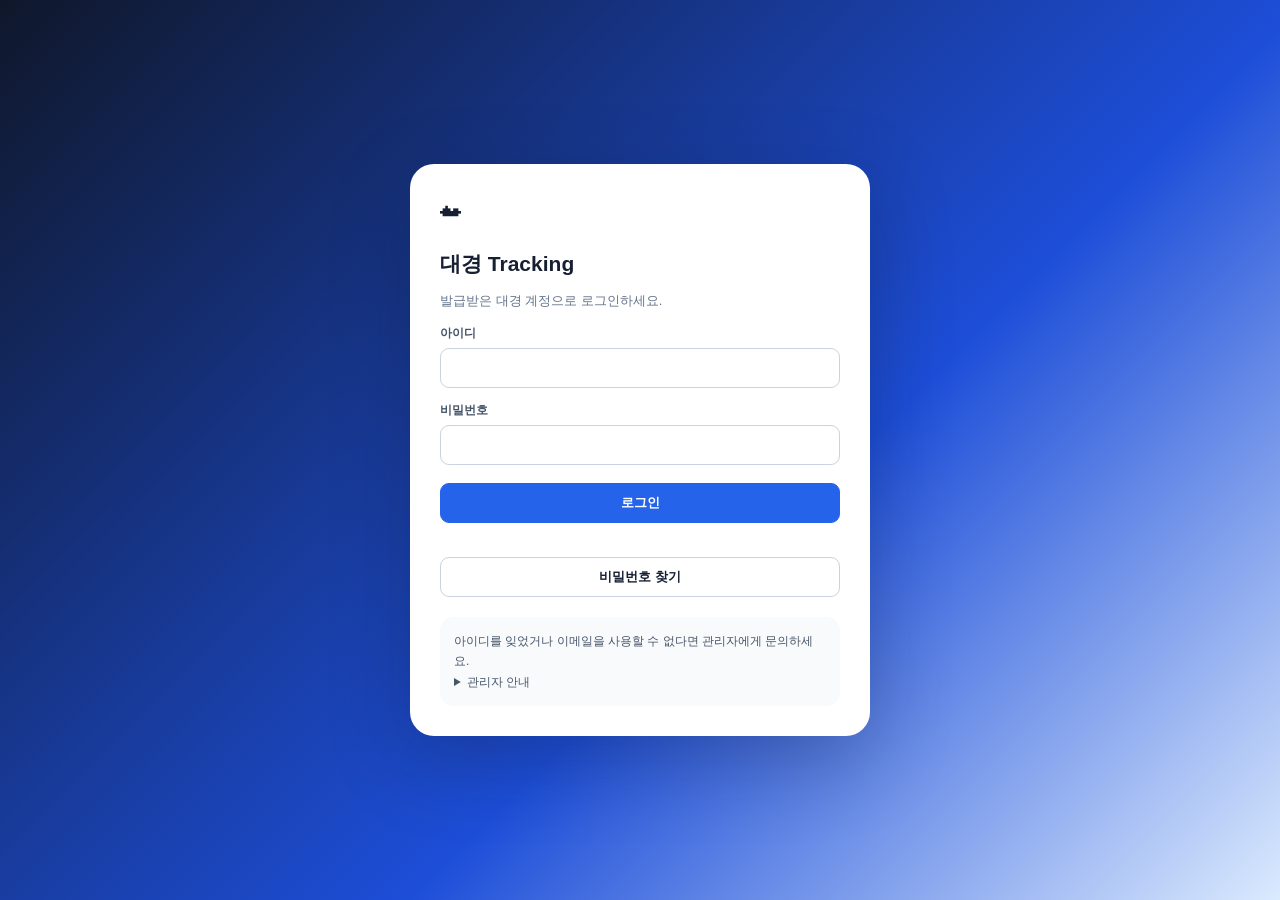
<file: price.html>
<!DOCTYPE html><html lang="ko"><head><meta charset="UTF-8"><meta name="viewport" content="width=device-width, initial-scale=1.0"><title>단가관리 - 대경 Tracking</title><script src="js/xlsx.full.min.js?v=1234"></script><link rel="stylesheet" href="css/style.css?v=1232"></head><body><div class="app"><aside class="side"><div class="brand">대경 Tracking</div><div class="sub">의료기기 재고 · 선납 · 사용 · 회수 관리</div><nav class="nav">
<a class="page-link" href="index.html">📊 Dashboard</a>
<a class="page-link" href="transaction.html">🧾 거래관리</a>
<a class="page-link" href="inventory.html">📦 재고관리</a>
<a class="page-link" href="master.html">📁 품목 Master</a>
<a class="page-link" href="hospital.html">🏥 거래처 Master</a>
<a class="page-link" href="hospital_price.html">🏷️ 병원별 판매단가</a>
<a class="page-link" href="price.html">💰 단가관리</a><a class="page-link" href="monthly_close.html">🗓️ 월별 마감</a>
<a class="page-link" href="report.html">📈 보고서</a>
<a class="page-link" href="audit.html">🔍 재고 감사</a>
<a class="page-link" href="settings.html">⚙️ 환경설정</a>
</nav></aside><main class="main"><div class="top"><div><div class="title">단가관리</div><div class="hint">병원별 판매단가를 입력하고, 해당 판매단가 기준으로 예상마진과 마진율을 계산합니다.</div></div><div class="actions"><button class="btn" onclick="exportBackup()">JSON 백업</button><button class="btn" onclick="document.getElementById('restoreFile').click()">JSON 복원</button><input id="restoreFile" type="file" accept=".json" class="hidden" onchange="restoreBackup(event)"><button class="btn danger" onclick="resetAll()">초기화</button><span id="autosaveStatus" class="autosave-status">자동저장 준비</span></div></div><section><div class="card compact"><h3>단가 조회/등록</h3><div class="row-4"><div><label>병원</label><select id="priceHospital" onchange="renderPrice()"></select></div><div><label>제품카테고리</label><select id="priceCat" onchange="renderPrice()"></select></div><div><label>품목/카테고리</label><input id="priceSearch" oninput="renderPrice()" placeholder="품목명 또는 카테고리"></div><div><label>정렬</label><select id="priceSort" onchange="renderPrice()"><option value="name">품명순</option><option value="saleDesc">판매단가 높은순</option><option value="marginDesc">마진 높은순</option><option value="purchaseDesc">매입단가 높은순</option></select></div></div><div class="toolbar mt"><button class="btn primary" onclick="saveAllVisiblePrices()">조회 목록 일괄 저장</button><a class="btn" href="./sample/PriceBulk_upload.xlsx" download="PriceBulk_upload.xlsx">단가 일괄등록 샘플</a><button class="btn" onclick="exportPriceCSV()">단가 CSV 내보내기</button><input type="file" id="priceFile" accept=".xlsx,.xls" onchange="handlePriceUpload(event)"></div><div id="priceResult" class="mt"></div><p class="hint mt">판매단가는 병원별로 저장됩니다. 매입단가는 품목 공통 단가로 저장되며, 예상마진 = 병원별 판매단가 - 매입단가입니다.</p></div><div class="grid"><div class="card kpi kpi-card"><div class="label">조회 행 수</div><div class="value" id="priceCount">0</div></div><div class="card kpi kpi-card"><div class="label">평균 판매단가</div><div class="value" id="avgSalePrice">0</div></div><div class="card kpi kpi-card"><div class="label">평균 매입단가</div><div class="value" id="avgPurchasePrice">0</div></div><div class="card kpi kpi-card"><div class="label">평균 마진율</div><div class="value" id="avgMarginRate">0%</div></div></div><div class="card"><h3>단가 목록</h3><div class="table-wrap"><table><thead><tr><th>병원</th><th>ID</th><th>제품카테고리</th><th>품명</th><th>판매단가</th><th>매입단가</th><th>예상마진</th><th>마진율</th><th>수정</th></tr></thead><tbody id="priceTable"></tbody></table></div></div></section></main></div><script src="js/vendor-core.js?v=1214"></script><script src="js/config.js?v=1214"></script><script src="js/cloud.js?v=auth20261124"></script><script src="js/common.js?v=auth20261124"></script>
<script src="js/price.js"></script></body></html>
</file>
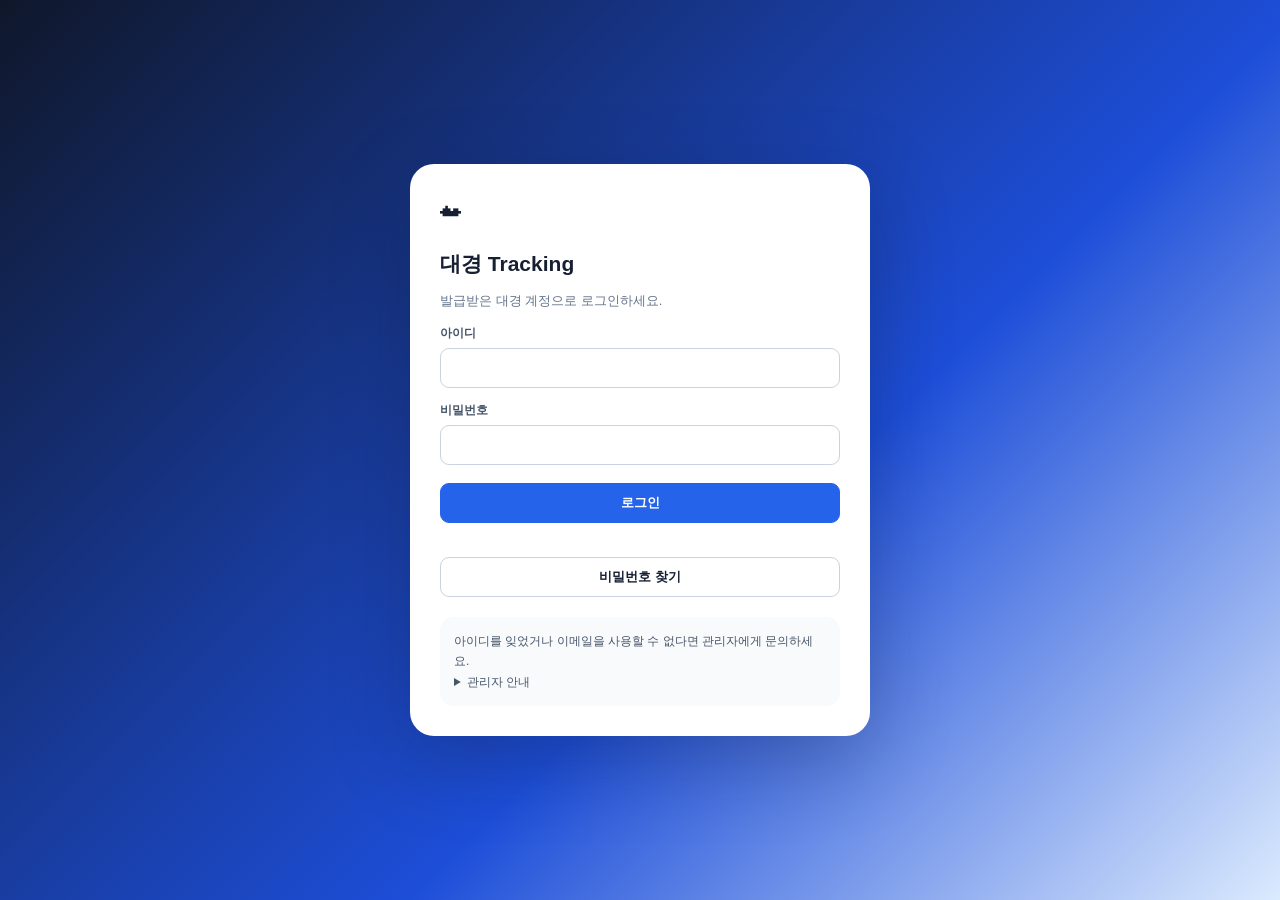
<file: report.html>
<!DOCTYPE html>
<html lang="ko">
<head>
  <meta charset="UTF-8">
  <meta name="viewport" content="width=device-width,initial-scale=1">
  <title>월간 경영 보고서 - 대경 Tracking</title>
  <link rel="stylesheet" href="css/style.css?v=1233">
</head>
<body class="executive-report-page">
<div class="app">
  <aside class="side">
    <div class="brand">대경 Tracking</div>
    <div class="sub">의료기기 재고 · 선납 · 사용 · 회수 관리</div>
    <nav class="nav">
      <a class="page-link" href="index.html">📊 Dashboard</a>
      <a class="page-link" href="transaction.html">🧾 거래관리</a>
      <a class="page-link" href="inventory.html">📦 재고관리</a>
      <a class="page-link" href="master.html">📁 품목 Master</a>
      <a class="page-link" href="hospital.html">🏥 거래처 Master</a>
      <a class="page-link" href="hospital_price.html">🏷️ 병원별 판매단가</a>
      <a class="page-link" href="price.html">💰 단가관리</a>
      <a class="page-link" href="monthly_close.html">🗓️ 월별 마감</a>
      <a class="page-link active" href="report.html">📈 보고서</a>
      <a class="page-link" href="audit.html">🔍 재고 감사</a>
      <a class="page-link" href="settings.html">⚙️ 환경설정</a>
    </nav>
  </aside>
  <main class="main">
    <div class="top">
      <div><div class="title">월간 경영 보고서</div><div class="hint">대표자 의사결정을 위한 월간 실적·수익성·재고 위험 요약입니다.</div></div>
      <div class="actions"></div>
    </div>

    <section class="report-controls no-print">
      <div class="card compact monthly-period-bar">
        <div><label for="reportMonth">보고 기준월</label><input id="reportMonth" type="month" onchange="renderReport()"></div>
        <div class="report-control-actions"><span id="reportCloseBadge" class="pill info">마감 전</span><button class="btn primary" onclick="window.print()">보고서 인쇄</button><button class="btn" onclick="exportReportCSV()">CSV 내보내기</button></div>
      </div>
    </section>

    <section id="executiveReport" class="executive-report">
      <header class="report-cover">
        <div class="report-cover-brand">DAEKYUNG INTERVENTION</div>
        <h1>월간 경영 보고서</h1>
        <div id="reportPeriodTitle" class="report-period-title"></div>
        <div class="report-cover-meta"><span id="reportGeneratedAt"></span><span id="reportStatusText"></span></div>
      </header>

      <div class="report-section executive-summary-section">
        <div class="report-section-head"><div><span class="section-number">01</span><h2>Executive Summary</h2></div><span class="report-section-note">핵심 현황 및 조치 필요사항</span></div>
        <div class="executive-kpi-grid">
          <article class="executive-kpi primary"><span>월 사용매출</span><strong id="rKpiMonthlySales">0원</strong><small id="rSalesDelta">전월 대비 -</small></article>
          <article class="executive-kpi success"><span>예상마진</span><strong id="rKpiMonthlyMargin">0원</strong><small id="rMarginRate">마진율 0.0%</small></article>
          <article class="executive-kpi violet"><span>월 사용수량</span><strong id="rKpiUse">0</strong><small id="rUseDelta">전월 대비 -</small></article>
          <article class="executive-kpi navy"><span>월말 재고금액</span><strong id="rKpiInventoryValue">0원</strong><small id="rInventoryMix">사무실 0% · 거래처 0%</small></article>
          <article class="executive-kpi amber"><span>월말 현재고</span><strong id="rKpiCurrent">0</strong><small id="rStockDelta">월초 대비 -</small></article>
          <article class="executive-kpi danger"><span>관리 필요 항목</span><strong id="rKpiRiskCount">0</strong><small id="rRiskDetail">이상 항목 없음</small></article>
        </div>
        <div class="executive-brief"><h3>대표자 요약</h3><ul id="executiveBrief"></ul></div>
      </div>

      <div class="report-section">
        <div class="report-section-head"><div><span class="section-number">02</span><h2>전월 대비 실적</h2></div><span class="report-section-note">증감 방향과 규모 확인</span></div>
        <div class="comparison-grid" id="monthlyComparison"></div>
      </div>

      <div class="report-section report-page-break">
        <div class="report-section-head"><div><span class="section-number">03</span><h2>거래처별 성과</h2></div><span class="report-section-note">사용매출 기준 상위 거래처</span></div>
        <div class="table-wrap auto report-table-wrap"><table class="executive-table"><thead><tr><th>순위</th><th>거래처</th><th class="num">사용수량</th><th class="num">매출</th><th class="num">매출원가</th><th class="num">예상마진</th><th class="num">마진율</th><th class="num">거래건수</th></tr></thead><tbody id="reportHospitalPerformance"></tbody></table></div>
      </div>

      <div class="report-section">
        <div class="report-section-head"><div><span class="section-number">04</span><h2>품목별 성과</h2></div><span class="report-section-note">사용매출 기준 상위 품목</span></div>
        <div class="table-wrap auto report-table-wrap"><table class="executive-table"><thead><tr><th>순위</th><th>ID</th><th>품목명</th><th class="num">사용수량</th><th class="num">매출</th><th class="num">예상마진</th><th class="num">월말재고</th><th class="num">재고금액</th></tr></thead><tbody id="reportProductPerformance"></tbody></table></div>
      </div>

      <div class="report-section report-page-break">
        <div class="report-section-head"><div><span class="section-number">05</span><h2>재고 현황</h2></div><span class="report-section-note">위치별 월초·월말 및 재고가치</span></div>
        <div class="table-wrap auto report-table-wrap"><table class="executive-table"><thead><tr><th>위치</th><th class="num">월초재고</th><th class="num">월말재고</th><th class="num">재고금액</th><th class="num">입고</th><th class="num">사용</th><th class="num">선납</th><th class="num">회수</th></tr></thead><tbody id="reportLocationSummary"></tbody></table></div>
      </div>

      <div class="report-section">
        <div class="report-section-head"><div><span class="section-number">06</span><h2>위험 및 조치사항</h2></div><span class="report-section-note">다음 달 우선 점검 대상</span></div>
        <div id="reportRiskCards" class="risk-card-grid"></div>
      </div>

      <footer class="report-footer"><span>대경인터벤션 월간 경영 보고서</span><span id="reportFooterPeriod"></span></footer>
    </section>
  </main>
</div>
<script src="js/vendor-core.js?v=1214"></script><script src="js/config.js?v=1214"></script><script src="js/cloud.js?v=auth20261124"></script><script src="js/common.js?v=auth20261124"></script><script src="js/report.js?v=1233"></script>
</body>
</html>
</file>
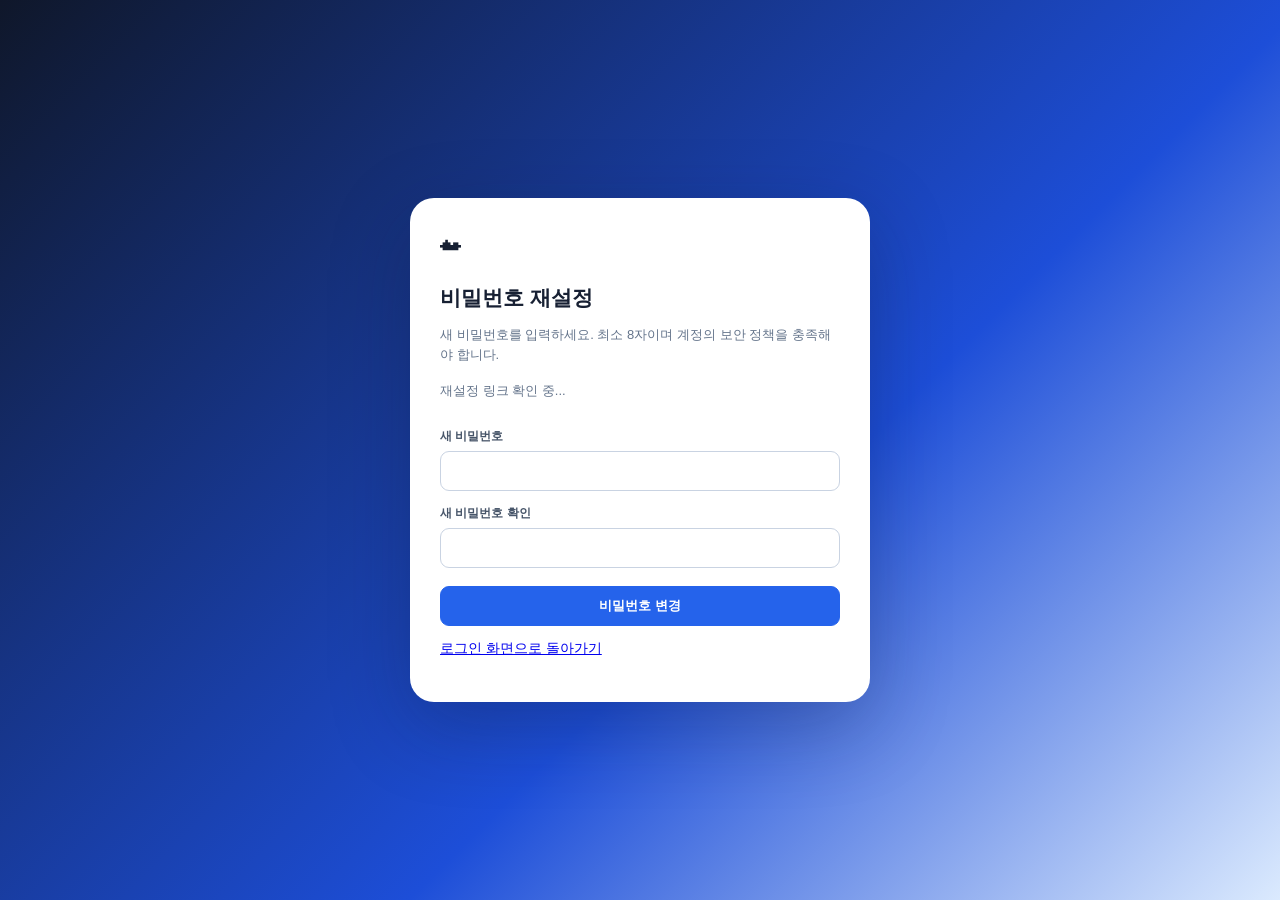
<file: reset-password.html>
<!DOCTYPE html>
<html lang="ko"><head><meta charset="UTF-8"><meta name="viewport" content="width=device-width,initial-scale=1"><meta name="referrer" content="no-referrer"><title>비밀번호 재설정 - 대경 Tracking</title><link rel="stylesheet" href="css/style.css?v=1232"></head>
<body class="login-page"><main class="login-shell"><section class="login-card"><div class="cloud-mark">☁</div><h1>비밀번호 재설정</h1><p class="hint">새 비밀번호를 입력하세요. 최소 8자이며 계정의 보안 정책을 충족해야 합니다.</p>
<p id="resetMessage" class="hint mt" role="status" aria-live="polite">재설정 링크 확인 중...</p>
<form id="resetForm"><fieldset id="resetFields" disabled style="border:0;padding:0;margin:0;min-width:0"><label for="newPassword">새 비밀번호</label><input id="newPassword" type="password" autocomplete="new-password" minlength="8" required><label for="confirmPassword">새 비밀번호 확인</label><input id="confirmPassword" type="password" autocomplete="new-password" minlength="8" required><button class="btn primary login-btn" type="submit">비밀번호 변경</button></fieldset></form>
<p><a href="login.html">로그인 화면으로 돌아가기</a></p></section></main><script src="js/vendor-core.js?v=1214"></script><script src="js/config.js?v=1214"></script><script src="js/cloud.js?v=auth20261124"></script><script src="js/reset-password.js?v=114recovery3"></script></body></html>
</file>
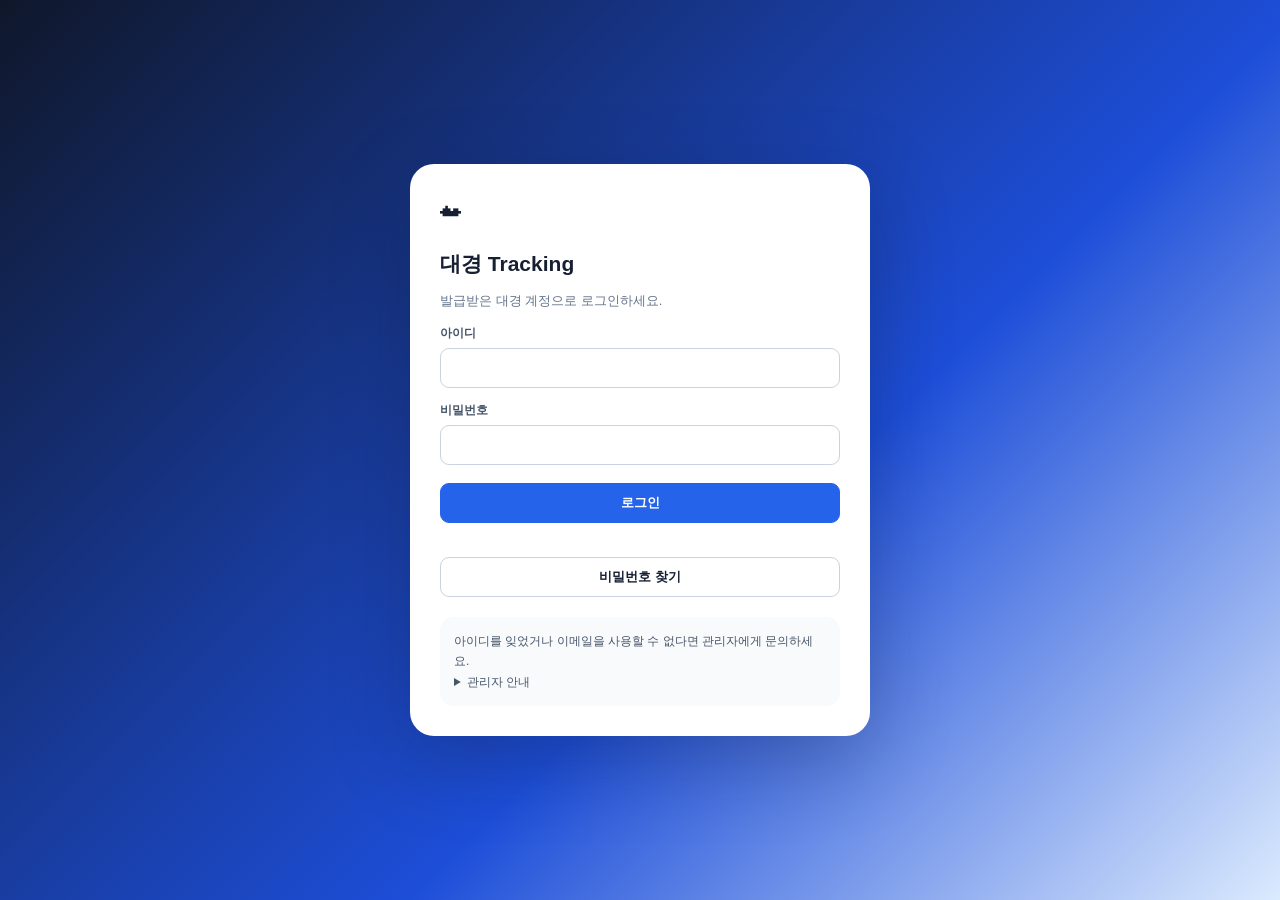
<file: settings.html>
<!DOCTYPE html><html lang="ko"><head><meta charset="UTF-8"><meta name="viewport" content="width=device-width,initial-scale=1"><title>환경설정 - 대경 Tracking</title><link rel="stylesheet" href="css/style.css?v=1232"></head><body><div class="app"><aside class="side"><div class="brand">대경 Tracking</div><div class="sub">의료기기 재고 · 선납 · 사용 · 회수 관리</div><nav class="nav"><a class="page-link" href="index.html">📊 Dashboard</a><a class="page-link" href="transaction.html">🧾 거래관리</a><a class="page-link" href="inventory.html">📦 재고관리</a><a class="page-link" href="master.html">📁 품목 Master</a><a class="page-link" href="hospital.html">🏥 거래처 Master</a><a class="page-link" href="hospital_price.html">🏷️ 병원별 판매단가</a><a class="page-link" href="price.html">💰 단가관리</a><a class="page-link" href="monthly_close.html">🗓️ 월별 마감</a><a class="page-link" href="report.html">📈 보고서</a><a class="page-link" href="audit.html">🔍 재고 감사</a><a class="page-link" href="settings.html">⚙️ 환경설정</a></nav></aside><main class="main"><div class="top"><div><div class="title">환경설정</div><div class="hint">사용자, 권한, 백업 및 Cloud 설정을 관리합니다.</div></div><div class="actions"><input id="restoreFile" type="file" accept=".json" class="hidden" onchange="restoreBackup(event)"><span id="autosaveStatus" class="autosave-status">자동저장 준비</span></div></div><section>
<div class="card"><h3>사용자 관리</h3><p class="hint">대경 Tracking에서 사용할 계정을 등록하거나 수정합니다.</p><input id="userId" type="hidden"><div class="form-grid"><div><label>아이디</label><input id="userUsername"></div><div><label>사용자명</label><input id="userName"></div><div><label for="userEmail">복구 이메일</label><input id="userEmail" type="email" autocomplete="off" placeholder="name@company.com"><p class="hint">관리자가 본인 소유임을 확인한 이메일을 입력하세요. 기존 계정은 비워 두면 현재 이메일을 유지합니다.</p></div><div><label>권한</label><select id="userRole"><option value="admin">관리자</option><option value="inventory">재고담당</option><option value="sales">영업담당</option><option value="viewer">조회전용</option></select></div><div><label>비밀번호</label><input id="userPassword" type="password" autocomplete="new-password"></div><div class="user-active-field"><label for="userActive"><input id="userActive" type="checkbox" checked><span>사용 가능</span></label></div></div><div class="toolbar mt"><button class="btn primary" onclick="DKUsers.save()">사용자 저장</button><button class="btn" onclick="DKUsers.resetPassword()">비밀번호 변경</button><button class="btn" onclick="DKUsers.clear()">입력 초기화</button></div><div id="userMessage" class="hint mt"></div><div class="table-wrap auto mt"><table><thead><tr><th>아이디</th><th>사용자명</th><th>복구 이메일</th><th>권한</th><th>상태</th><th>수정</th></tr></thead><tbody id="userTable"><tr><td colspan="6" class="empty">사용자 정보를 불러오는 중입니다.</td></tr></tbody></table></div></div>
<div class="card"><h3>권한별 메뉴 접근 설정</h3><p class="hint">사용자는 지정된 권한에 따라 메뉴가 표시됩니다. 관리자는 항상 전체 메뉴를 사용할 수 있으며, 환경설정은 관리자 전용입니다.</p><div class="table-wrap role-access-wrap mt"><table class="role-access-table"><thead><tr><th>권한</th><th>Dashboard</th><th>거래관리</th><th>재고관리</th><th>품목 Master</th><th>거래처 Master</th><th>병원별 판매단가</th><th>단가관리</th><th>월별 마감</th><th>보고서</th><th>재고 감사</th><th>환경설정</th></tr></thead><tbody id="roleAccessTable"></tbody></table></div><div class="toolbar mt"><button class="btn primary" onclick="DKUsers.saveRoleAccess()">권한 설정 저장</button><button class="btn" onclick="DKUsers.resetRoleAccess()">기본값 복원</button></div><div id="roleAccessMessage" class="hint mt"></div></div>
<div class="card"><h3>백업 및 Cloud</h3><p class="hint">Supabase 공용 데이터와 LocalStorage 오프라인 캐시를 함께 사용합니다.</p><div id="settingsCloudStatusArea" class="settings-cloud-status"></div><div class="toolbar"><button class="btn" onclick="exportBackup()">JSON 백업</button><button class="btn" onclick="document.getElementById('restoreFile').click()">JSON 복원</button><button class="btn primary" onclick="DKCloud&&DKCloud.pushState(state,'manual-sync')">지금 Cloud 저장</button></div></div>
<div class="card reset-management-card"><h3>데이터 초기화 관리</h3><p class="hint">초기화 직전에 JSON 백업이 자동 다운로드됩니다. Cloud 데이터와 안전 백업도 함께 갱신되므로 관리자만 실행하세요.</p><div class="reset-option-list"><div class="reset-option danger-zone"><div><strong>전체 초기화</strong><p>품목, 거래처, 재고, 거래, 단가, 감사자료를 공장 초기 상태로 되돌립니다. 사용자 계정과 권한 설정은 유지됩니다.</p></div><button class="btn danger" onclick="resetAll()">전체 초기화</button></div><div class="reset-option"><div><strong>거래내역 초기화</strong><p>거래등록 및 과사용 자료를 삭제합니다. <span id="resetTransactionCount" class="reset-count"></span></p></div><button class="btn danger-outline" onclick="resetTransactions()">거래내역 초기화</button></div><div class="reset-option"><div><strong>재고 초기화</strong><p>품목별 위치에 등록된 재고수량을 0으로 변경합니다. 거래내역은 유지됩니다. <span id="resetInventoryCount" class="reset-count"></span></p></div><button class="btn danger-outline" onclick="resetInventory()">재고 초기화</button></div><div class="reset-option"><div><strong>거래처 Master 초기화</strong><p>거래처정보와 병원별 판매단가를 삭제합니다. 기존 거래이력은 유지됩니다. <span id="resetHospitalCount" class="reset-count"></span></p></div><button class="btn danger-outline" onclick="resetHospitals()">거래처 초기화</button></div><div class="reset-option"><div><strong>단가관리 초기화</strong><p>매입단가, 기본 판매단가와 병원별 판매단가를 0으로 변경합니다. <span id="resetPriceCount" class="reset-count"></span></p></div><button class="btn danger-outline" onclick="resetPrices()">단가 초기화</button></div></div><p class="hint mt">각 초기화는 확인창 이후 <b>초기화</b> 문구를 직접 입력해야 실행됩니다. 품목 Master 개별 초기화 기능은 제공하지 않습니다.</p></div>
</section></main></div><script src="js/vendor-core.js?v=1214"></script><script src="js/config.js?v=1214"></script><script src="js/cloud.js?v=auth20261124"></script><script src="js/common.js?v=auth20261124"></script><script src="js/users.js?v=auth20261124"></script></body></html>
</file>
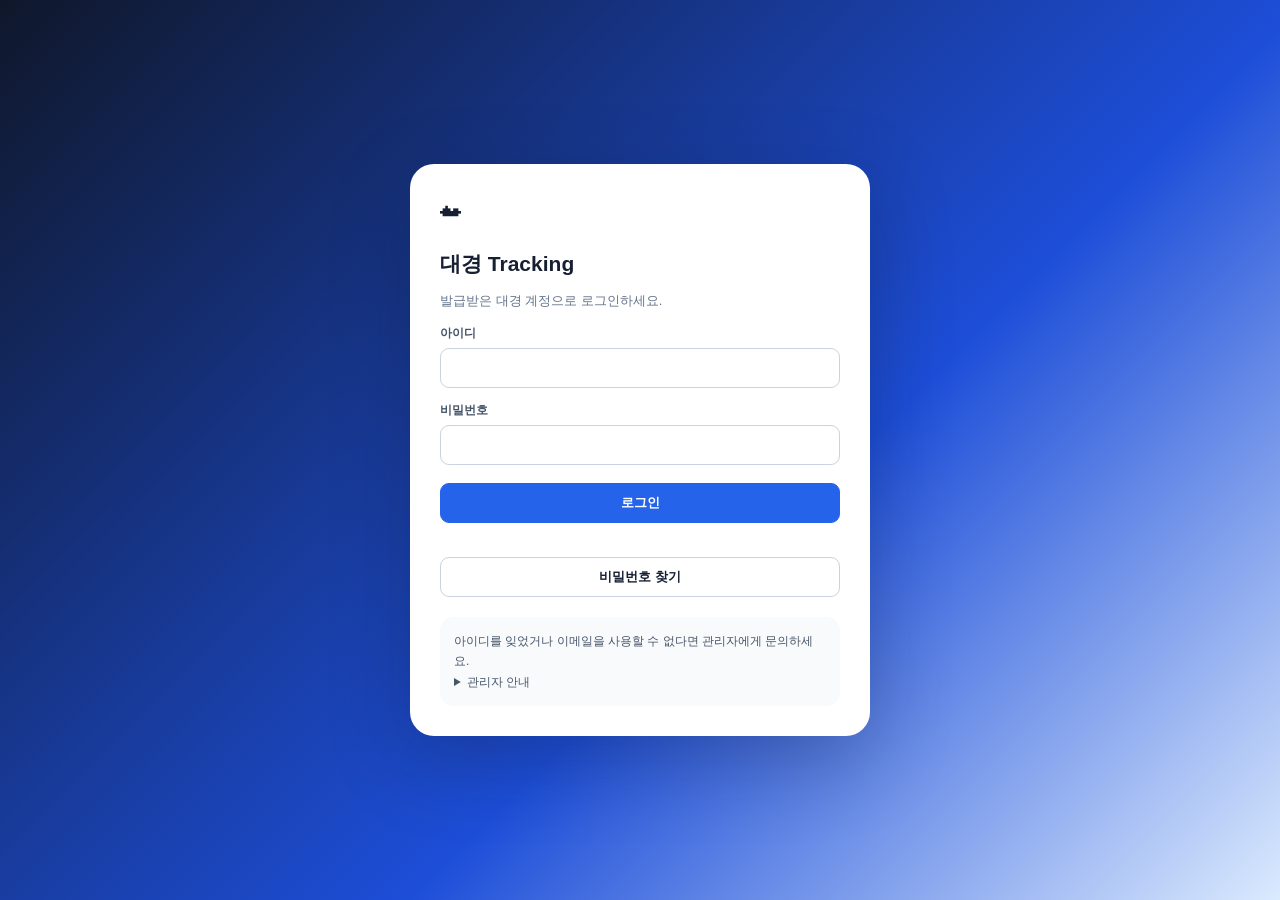
<file: transaction.html>
<!DOCTYPE html><html lang="ko"><head><meta charset="UTF-8"><meta name="viewport" content="width=device-width, initial-scale=1.0"><title>거래관리 - 대경 Tracking</title><script src="js/xlsx.full.min.js?v=1242"></script><link rel="stylesheet" href="css/style.css?v=1242">
<style>
.transaction-stack{
  display:flex;
  flex-direction:column;
  gap:18px;
}
.transaction-stack > .card{
  width:100%;
}
.transaction-stack .table-wrap{
  height:420px;
}
</style>

</head><body><div class="app"><aside class="side"><div class="brand">대경 Tracking</div><div class="sub">의료기기 재고 · 선납 · 사용 · 회수 관리</div><nav class="nav">
<a class="page-link" href="index.html">📊 Dashboard</a>
<a class="page-link" href="transaction.html">🧾 거래관리</a>
<a class="page-link" href="inventory.html">📦 재고관리</a>
<a class="page-link" href="master.html">📁 품목 Master</a>
<a class="page-link" href="hospital.html">🏥 거래처 Master</a>
<a class="page-link" href="hospital_price.html">🏷️ 병원별 판매단가</a>
<a class="page-link" href="price.html">💰 단가관리</a><a class="page-link" href="monthly_close.html">🗓️ 월별 마감</a>
<a class="page-link" href="report.html">📈 보고서</a>
<a class="page-link" href="audit.html">🔍 재고 감사</a>
<a class="page-link" href="settings.html">⚙️ 환경설정</a>
</nav></aside><main class="main"><div class="top"><div><div class="title">거래관리</div><div class="hint">입고, 선납, 사용, 회수, 조정 거래를 등록하고 재고 흐름을 관리합니다.</div></div><div class="actions"><button class="btn" onclick="exportBackup()">JSON 백업</button><button class="btn" onclick="document.getElementById('restoreFile').click()">JSON 복원</button><input id="restoreFile" type="file" accept=".json" class="hidden" onchange="restoreBackup(event)"><button class="btn danger" onclick="resetAll()">초기화</button><span id="autosaveStatus" class="autosave-status">자동저장 준비</span></div></div><section><div class="card compact"><h3>거래 직접 입력</h3><p class="hint">선납은 병원 재고 증가 및 사무실 재고 감소로 반영됩니다. 회수는 병원 재고 감소 및 사무실 재고 증가로 반영됩니다.</p><div class="row"><div><label>날짜</label><input id="mDate" type="date"></div><div><label>위치/병원</label><select id="mLoc"></select></div><div><label>구분</label><select id="mType"><option>입고</option><option>선납</option><option>사용</option><option>회수</option><option>조정(+)</option><option>조정(-)</option></select></div><div><label>ID/품목명</label><div class="inline-field"><select id="mProd"></select><button type="button" class="btn small-btn" onclick="openProductSearchPopup('mProd')">검색</button></div></div><div><label>수량</label><input id="mQty" type="number" min="1" value="1"></div><div><label>&nbsp;</label><div class="tx-form-actions"><button id="manualTxSaveBtn" class="btn primary" onclick="addManualTx()">등록</button><button id="manualTxCancelBtn" class="btn hidden" onclick="cancelTransactionEdit()">수정 취소</button></div></div></div><div class="mt"><label>비고</label><input id="mMemo"></div></div><div class="card compact"><h3>엑셀 업로드</h3><div class="toolbar"><a class="btn primary" href="./sample/Transaction_upload.xlsx" download="Transaction_upload.xlsx">거래업로드 샘플</a><input type="file" id="txFile" accept=".xlsx,.xls" onchange="handleTxUpload(event)"></div><div id="txUploadResult" class="mt"></div></div><div class="transaction-stack"><div class="card"><div class="section-heading-row"><h3>최근 거래</h3><button type="button" class="btn small-btn" onclick="removeDuplicateTransactions()">중복 거래 정리</button></div><div class="table-wrap"><table><thead><tr><th>일자</th><th>위치</th><th>구분</th><th>ID</th><th>품목명</th><th>수량</th><th>판매단가</th><th>매출금액</th><th>재고반영</th><th>비고</th><th>관리</th></tr></thead><tbody id="txTable"></tbody></table></div></div><div class="card"><h3>과사용 관리</h3><div class="row-4"><div><label>날짜</label><input id="oDate" type="date"></div><div><label>위치/병원</label><select id="oLoc"></select></div><div><label>ID/품목명</label><div class="inline-field"><select id="oProd"></select><button type="button" class="btn small-btn" onclick="openProductSearchPopup('oProd')">검색</button></div></div><div><label>수량</label><input id="oQty" type="number" min="1" value="1"></div></div><div class="row-4 mt"><div style="grid-column:span 3"><label>사유</label><input id="oMemo"></div><div><label>&nbsp;</label><button class="btn primary" onclick="addOveruse()">임시 반영</button></div></div><div class="table-wrap mt"><table><thead><tr><th>상태</th><th>날짜</th><th>위치</th><th>ID</th><th>품목명</th><th>수량</th><th>사유</th><th>처리</th></tr></thead><tbody id="overuseTable"></tbody></table></div></div></div></section><div id="productSearchModal" class="modal hidden"><div class="modal-card"><div class="modal-head"><div><div class="modal-title">품목명 검색</div></div><button type="button" class="btn" onclick="closeProductSearchPopup()">닫기</button></div><div class="modal-body"><div class="row-3"><div><label>제품 카테고리</label><select id="psCat" onchange="renderProductSearchResults()"></select></div><div><label>품목명 검색</label><input id="psKeyword" oninput="renderProductSearchResults()"></div><div><label>&nbsp;</label><button type="button" class="btn primary" onclick="renderProductSearchResults()">조회</button></div></div><div class="table-wrap mt"><table><thead><tr><th>선택</th><th>ID</th><th>제품 카테고리</th><th>품목명</th><th>전체 현재고</th></tr></thead><tbody id="psResults"></tbody></table></div></div></div></div></main></div><script src="js/vendor-core.js?v=1242"></script><script src="js/config.js?v=1242"></script><script src="js/cloud.js?v=auth20261124"></script><script src="js/common.js?v=auth20261124"></script>
<script src="js/upload.js?v=1242"></script><script src="js/inbound_import.js?v=1242"></script><script src="js/outbound_import.js?v=1242"></script><script src="js/transaction_tabs.js?v=1242"></script></body></html>
</file>
<file: css/style.css>
:root{--bg:#f3f6fb;--panel:#fff;--line:#dbe2ee;--line2:#c9d3e2;--text:#172033;--muted:#64748b;--primary:#2563eb;--danger:#dc2626;--ok:#16a34a;--warn:#d97706;--side:#0f172a;--shadow:0 8px 26px rgba(15,23,42,.07)}
*{box-sizing:border-box}html,body{height:100%}body{margin:0;background:var(--bg);font-family:Arial,'Noto Sans KR',sans-serif;color:var(--text);font-size:14px}.app{min-height:100vh;display:grid;grid-template-columns:260px minmax(0,1fr)}.side{background:linear-gradient(180deg,#0f172a,#111c33);color:#e5e7eb;min-height:100vh;position:sticky;top:0;padding:22px 16px}.brand{font-size:21px;font-weight:900;margin-bottom:6px}.sub{font-size:12px;color:#9ca3af;margin-bottom:22px;line-height:1.45}.nav{display:flex;flex-direction:column;gap:6px}.nav a,.nav button{width:100%;text-decoration:none;border:0;background:transparent;color:#dbeafe;text-align:left;padding:12px 14px;border-radius:12px;cursor:pointer;font-weight:800;display:block}.nav a:hover,.nav a.active,.nav button:hover,.nav button.active{background:#1d4ed8;color:#fff}.main{min-width:0;padding:24px;max-width:1800px;width:100%;margin:0 auto}.top{height:72px;display:flex;align-items:center;justify-content:space-between;gap:16px;margin-bottom:18px}.title{font-size:24px;font-weight:900;letter-spacing:-.4px}.hint{color:var(--muted);font-size:13px;line-height:1.55}.actions,.toolbar{display:flex;gap:8px;align-items:center;flex-wrap:wrap}.btn{height:40px;min-width:92px;border:1px solid var(--line2);background:#fff;color:var(--text);border-radius:9px;padding:0 13px;cursor:pointer;font-weight:800;display:inline-flex;align-items:center;justify-content:center;text-decoration:none;white-space:nowrap}.btn.small-btn,.small-btn{height:34px;min-width:auto;padding:0 10px;border-radius:8px}.btn.primary{background:var(--primary);border-color:var(--primary);color:#fff}.btn.danger{background:var(--danger);border-color:var(--danger);color:#fff}.btn.ok{background:var(--ok);border-color:var(--ok);color:#fff}.btn.warn{background:var(--warn);border-color:var(--warn);color:#fff}.btn:hover{filter:brightness(.97)}.card{background:var(--panel);border:1px solid var(--line);border-radius:16px;padding:20px;box-shadow:var(--shadow);margin-bottom:18px}.card h3{font-size:18px;margin:0 0 14px;font-weight:900}.card.compact{min-height:0}.kpi-card{min-height:118px}.grid{display:grid;grid-template-columns:repeat(4,minmax(180px,1fr));gap:16px}.grid-3{display:grid;grid-template-columns:repeat(3,minmax(180px,1fr));gap:16px}.grid-2,.two-col{display:grid;grid-template-columns:repeat(2,minmax(0,1fr));gap:16px}.row,.search-panel{display:grid;grid-template-columns:repeat(6,minmax(130px,1fr));gap:12px;align-items:end}.row-4{display:grid;grid-template-columns:repeat(4,minmax(160px,1fr));gap:12px;align-items:end}.row-3{display:grid;grid-template-columns:repeat(3,minmax(160px,1fr));gap:12px;align-items:end}label{font-size:12px;font-weight:900;color:#475569;margin-bottom:6px;display:block}input,select,textarea{width:100%;height:40px;padding:0 11px;border:1px solid var(--line2);border-radius:9px;background:#fff;color:var(--text);outline:none}textarea{height:auto;min-height:80px;padding:10px 11px}input:focus,select:focus,textarea:focus{border-color:var(--primary);box-shadow:0 0 0 3px rgba(37,99,235,.12)}.inline-field{display:flex;gap:6px;align-items:center}.inline-field select,.inline-field input{flex:1}.table-wrap{overflow:auto;border:1px solid var(--line);border-radius:14px;background:#fff;height:550px}.table-wrap.auto{height:auto;max-height:550px}table{border-collapse:separate;border-spacing:0;width:100%;font-size:13px}th,td{border-bottom:1px solid var(--line);padding:10px 11px;text-align:left;white-space:nowrap;vertical-align:middle}th{background:#f8fafc;font-weight:900;color:#334155;position:sticky;top:0;z-index:2}tbody tr:hover{background:#eff6ff}tbody tr:nth-child(even){background:#fbfdff}tbody tr:nth-child(even):hover{background:#eff6ff}.empty{text-align:center;color:var(--muted);padding:28px!important}.pill{display:inline-flex;align-items:center;justify-content:center;border-radius:999px;padding:4px 9px;font-size:12px;font-weight:900}.pill.ok{background:#dcfce7;color:#166534}.pill.warn{background:#fef3c7;color:#92400e}.pill.danger{background:#fee2e2;color:#991b1b}.pill.info{background:#dbeafe;color:#1e40af}.drop,.upload-zone{border:2px dashed #93c5fd;background:#eff6ff;border-radius:14px;padding:18px;text-align:center}.mt{margin-top:16px}.hidden{display:none!important}.modal{position:fixed;inset:0;background:rgba(15,23,42,.52);display:flex;align-items:center;justify-content:center;padding:20px;z-index:9999}.modal-card{width:min(1200px,96vw);height:min(700px,92vh);overflow:hidden;display:flex;flex-direction:column;background:#fff;border-radius:18px;border:1px solid var(--line);box-shadow:0 22px 70px rgba(15,23,42,.25)}.modal-head{display:flex;justify-content:space-between;align-items:center;padding:18px 20px;border-bottom:1px solid var(--line)}.modal-title{font-size:20px;font-weight:900}.modal-body{padding:18px 20px;overflow:auto;flex:1}.kpi .label{color:var(--muted);font-size:13px;font-weight:800}.kpi .value{font-size:28px;font-weight:900;margin-top:6px}.light{background:#f8fafc}.code{background:#0f172a;color:#e5e7eb;padding:14px;border-radius:12px;overflow:auto;line-height:1.6}@media(max-width:1100px){.app{display:block}.side{position:relative;min-height:auto}.main{padding:16px}.top{height:auto;align-items:flex-start;flex-direction:column}.grid,.grid-3,.grid-2,.two-col,.row,.row-4,.row-3,.search-panel{grid-template-columns:1fr}.table-wrap{height:460px}}

@media print{
  .side,.top .actions{display:none!important}
  .app{display:block!important}
  .main{padding:0!important}
  body{background:#fff!important}
  .card{box-shadow:none!important;break-inside:avoid}
  .table-wrap{overflow:visible!important}
}

/* v12.31 월별 마감 */
.monthly-close-controls .row-4{align-items:end}.monthly-close-controls .close-actions{grid-column:span 1;flex-wrap:wrap}
.monthly-close-metrics{grid-template-columns:repeat(6,minmax(150px,1fr))}
.monthly-close-table{max-height:620px}.monthly-close-table table{min-width:1720px}.monthly-close-table th{position:sticky;top:0;z-index:1}
.monthly-close-table .num{text-align:right;font-variant-numeric:tabular-nums}.monthly-close-table .strong{font-weight:800;background:#eef5ff}
.close-issues{margin:8px 0 0;padding-left:22px;display:grid;gap:8px}.close-issues .warn{color:#9a6700}.close-issues .danger{color:#b42318;font-weight:700}.close-issues .ok{color:#067647}
@media(max-width:1200px){.monthly-close-metrics{grid-template-columns:repeat(3,1fr)}.monthly-close-controls .row-4{grid-template-columns:repeat(2,1fr)}.monthly-close-controls .close-actions{grid-column:span 2}}
@media(max-width:720px){.monthly-close-metrics{grid-template-columns:repeat(2,1fr)}.monthly-close-controls .row-4{grid-template-columns:1fr}.monthly-close-controls .close-actions{grid-column:span 1}}
@media print{.side,.top-user-area,.monthly-close-controls,.close-issues,.card:last-child{display:none!important}.main{margin:0!important;padding:0!important}.monthly-close-table{max-height:none;overflow:visible}.monthly-close-table table{min-width:0;font-size:9px}}

/* v12.32 월간 Dashboard / 보고서 */
.monthly-period-bar{display:flex;align-items:end;justify-content:space-between;gap:24px;background:linear-gradient(135deg,#eef5ff,#f8fbff);border-color:#c9dcfa}
.monthly-period-bar>div:first-child{min-width:220px}.monthly-period-bar input[type="month"]{max-width:220px;background:#fff;font-weight:700}.monthly-period-bar .hint{margin:0;text-align:right}
.dashboard-monthly-finance-grid .kpi-card:nth-child(1){--kpi-accent:#2563eb;--kpi-soft:#eff6ff}.dashboard-monthly-finance-grid .kpi-card:nth-child(2){--kpi-accent:#0891b2;--kpi-soft:#ecfeff}.dashboard-monthly-finance-grid .kpi-card:nth-child(3){--kpi-accent:#16a34a;--kpi-soft:#f0fdf4}.dashboard-monthly-finance-grid .kpi-card:nth-child(4){--kpi-accent:#7c3aed;--kpi-soft:#f5f3ff}
@media(max-width:720px){.monthly-period-bar{align-items:stretch;flex-direction:column}.monthly-period-bar .hint{text-align:left}.monthly-period-bar input[type="month"]{max-width:none}}
@media print{.monthly-period-bar input{border:0;padding:0}.monthly-period-bar{background:#fff;border:0;box-shadow:none}}

/* v12.33 대표자용 월간 경영 보고서 */
.executive-report-page{background:#eaf0f7}.executive-report{max-width:1480px;margin:0 auto;color:#172033}.report-cover{background:linear-gradient(135deg,#0f2f57,#174f88 65%,#2877b8);color:#fff;padding:34px 40px;border-radius:18px;margin-bottom:20px;box-shadow:0 16px 38px rgba(15,47,87,.18)}.report-cover-brand{font-size:11px;letter-spacing:2.2px;font-weight:800;color:#b9d9f7}.report-cover h1{font-size:34px;margin:13px 0 8px;letter-spacing:-1px}.report-period-title{font-size:19px;font-weight:700;color:#dceeff}.report-cover-meta{display:flex;justify-content:space-between;gap:20px;margin-top:26px;padding-top:16px;border-top:1px solid rgba(255,255,255,.22);font-size:12px;color:#d5e8fa}.report-section{background:#fff;border:1px solid #d6e0ec;border-radius:16px;padding:24px;margin-bottom:20px;box-shadow:0 8px 24px rgba(15,47,87,.06)}.report-section-head{display:flex;align-items:flex-end;justify-content:space-between;gap:20px;margin-bottom:18px;border-bottom:2px solid #e4ebf3;padding-bottom:12px}.report-section-head>div{display:flex;align-items:center;gap:10px}.report-section-head h2{font-size:20px;margin:0;color:#15395e}.section-number{display:grid;place-items:center;width:31px;height:31px;border-radius:8px;background:#e6f0fb;color:#1761a0;font-size:12px;font-weight:900}.report-section-note{font-size:12px;color:#64748b}.executive-kpi-grid{display:grid;grid-template-columns:repeat(3,minmax(0,1fr));gap:14px}.executive-kpi{position:relative;overflow:hidden;border:1px solid #dbe4ef;border-radius:14px;padding:18px;background:linear-gradient(145deg,#fff,#f7faff);min-height:118px}.executive-kpi::before{content:"";position:absolute;left:0;top:0;bottom:0;width:5px;background:var(--accent,#2563eb)}.executive-kpi span{display:block;font-size:13px;color:#52657a;font-weight:800}.executive-kpi strong{display:block;font-size:25px;margin:9px 0 7px;color:#14263d;font-variant-numeric:tabular-nums}.executive-kpi small{font-size:11px;color:#64748b}.executive-kpi.primary{--accent:#2563eb}.executive-kpi.success{--accent:#16a34a}.executive-kpi.violet{--accent:#7c3aed}.executive-kpi.navy{--accent:#0f4c81}.executive-kpi.amber{--accent:#d97706}.executive-kpi.danger{--accent:#dc2626}.executive-kpi small.up,.comparison-delta.up{color:#047857}.executive-kpi small.down,.comparison-delta.down{color:#b42318}.executive-brief{margin-top:16px;padding:18px 20px;border-radius:14px;background:#f1f6fc;border-left:5px solid #2563eb}.executive-brief h3{margin:0 0 10px;color:#173f68}.executive-brief ul{margin:0;padding-left:20px;display:grid;gap:7px;line-height:1.55;color:#40566e}.comparison-grid{display:grid;grid-template-columns:repeat(4,minmax(0,1fr));gap:14px}.comparison-card{border:1px solid #dce5ef;border-radius:13px;padding:16px;background:#fbfdff}.comparison-card span,.comparison-card small{display:block;color:#64748b;font-size:12px}.comparison-card strong{display:block;font-size:20px;margin:7px 0;font-variant-numeric:tabular-nums}.comparison-delta{font-size:12px;font-weight:900;margin-bottom:5px}.comparison-delta.neutral{color:#64748b}.executive-table{font-size:12px}.executive-table th{background:#eaf1f8;color:#294766}.executive-table .num{text-align:right;font-variant-numeric:tabular-nums}.executive-table .strong{font-weight:900;color:#174f88}.danger-text{color:#b42318!important;font-weight:900}.report-table-wrap{max-height:none}.risk-card-grid{display:grid;grid-template-columns:repeat(2,minmax(0,1fr));gap:14px}.risk-card{display:flex;justify-content:space-between;align-items:center;gap:20px;padding:17px;border-radius:13px;border:1px solid #dce5ef}.risk-card>div span{display:block;font-size:12px;font-weight:800}.risk-card strong{display:block;font-size:22px;margin-top:5px}.risk-card p{margin:0;max-width:55%;font-size:12px;line-height:1.5;text-align:right}.risk-card.ok{background:#f0fdf4;border-color:#bbf7d0;color:#166534}.risk-card.warn{background:#fffbeb;border-color:#fde68a;color:#92400e}.risk-card.danger{background:#fff1f2;border-color:#fecdd3;color:#9f1239}.report-footer{display:flex;justify-content:space-between;color:#718096;font-size:11px;padding:4px 6px 20px}.report-control-actions{display:flex;align-items:center;gap:8px;flex-wrap:wrap}
@media(max-width:1000px){.executive-kpi-grid{grid-template-columns:repeat(2,1fr)}.comparison-grid{grid-template-columns:repeat(2,1fr)}}@media(max-width:620px){.executive-kpi-grid,.comparison-grid,.risk-card-grid{grid-template-columns:1fr}.report-cover{padding:25px}.report-cover-meta,.report-section-head{align-items:flex-start;flex-direction:column}.risk-card{align-items:flex-start;flex-direction:column}.risk-card p{max-width:none;text-align:left}}
@media print{@page{size:A4 landscape;margin:9mm}.executive-report-page{background:#fff}.executive-report-page .main{max-width:none}.report-controls,.no-print{display:none!important}.executive-report{max-width:none}.report-cover{padding:20px 24px;border-radius:0;box-shadow:none;margin-bottom:10px;-webkit-print-color-adjust:exact;print-color-adjust:exact}.report-cover h1{font-size:25px;margin:8px 0 4px}.report-cover-meta{margin-top:12px;padding-top:9px}.report-section{box-shadow:none;border-radius:0;padding:13px 15px;margin-bottom:10px;break-inside:avoid}.report-section-head{margin-bottom:10px;padding-bottom:7px}.report-section-head h2{font-size:16px}.executive-kpi-grid{grid-template-columns:repeat(3,1fr);gap:7px}.executive-kpi{min-height:78px;padding:10px 12px;-webkit-print-color-adjust:exact;print-color-adjust:exact}.executive-kpi strong{font-size:18px;margin:5px 0}.executive-brief{padding:10px 14px;margin-top:8px;-webkit-print-color-adjust:exact;print-color-adjust:exact}.executive-brief h3{font-size:13px;margin-bottom:5px}.executive-brief ul{font-size:10px;gap:3px}.comparison-grid{grid-template-columns:repeat(4,1fr);gap:7px}.comparison-card{padding:10px}.comparison-card strong{font-size:16px}.report-page-break{break-before:page}.executive-table{font-size:9px}.executive-table th,.executive-table td{padding:6px 7px}.risk-card-grid{grid-template-columns:repeat(2,1fr);gap:7px}.risk-card{padding:10px}.report-footer{padding-bottom:0}}


/* v8 재고 감사 메뉴 */
.audit-hero{background:linear-gradient(135deg,#0f172a,#1d4ed8);color:#fff;border-radius:18px;padding:22px;border:1px solid #dbe3ff;box-shadow:0 10px 30px rgba(15,23,42,.12)}
.audit-hero .hint{color:rgba(255,255,255,.86)}
.audit-grid{display:grid;grid-template-columns:1fr 1fr;gap:14px}.audit-grid-3{display:grid;grid-template-columns:repeat(3,1fr);gap:14px}.audit-kpi{border-left:5px solid #2563eb}.risk-high{background:#fee2e2;color:#991b1b}.risk-medium{background:#fef3c7;color:#92400e}.risk-low{background:#dcfce7;color:#166534}.risk-ok{background:#e0f2fe;color:#075985}.audit-table td.num{text-align:right}.audit-table .diff-plus{color:#166534;font-weight:800}.audit-table .diff-minus{color:#991b1b;font-weight:800}.audit-help{font-size:12px;color:#64748b;line-height:1.6;margin-top:6px}.audit-toolbar{display:flex;gap:8px;flex-wrap:wrap;align-items:center}.audit-toolbar input,.audit-toolbar select{max-width:220px}.source-badge{display:inline-flex;align-items:center;border-radius:999px;padding:5px 10px;background:#eef4ff;color:#1d4ed8;font-weight:800;font-size:12px}.print-only{display:none}
@media(max-width:980px){.audit-grid,.audit-grid-3{grid-template-columns:1fr}}
@media print{.side,.top .actions,.no-print,.audit-toolbar{display:none!important}.app{display:block}.main{padding:0}.card,.audit-hero{box-shadow:none;border-radius:0}.print-only{display:block}.table-wrap{overflow:visible}th{position:static}}

.audit-load-select{min-width:150px;padding:10px;border:1px solid var(--line);border-radius:10px;background:#fff;font-weight:700}
#systemLocationSummary table td.num{text-align:right}
#systemLocationSummary .system-location-summary-table{table-layout:fixed}
#systemLocationSummary .system-location-summary-table .location-col{width:22%}
#systemLocationSummary .system-location-summary-table .item-col{width:18%}
#systemLocationSummary .system-location-summary-table .quantity-col{width:28%}
#systemLocationSummary .system-location-summary-table .amount-col{width:32%}
#systemLocationSummary .system-location-summary-table th:nth-child(n+2),
#systemLocationSummary .system-location-summary-table td:nth-child(n+2){text-align:right;font-variant-numeric:tabular-nums}
#systemLocationSummary .system-location-summary-table th,
#systemLocationSummary .system-location-summary-table td{padding-left:16px;padding-right:16px}

.autosave-status{display:inline-flex;align-items:center;padding:8px 10px;border-radius:999px;background:#ecfdf3;color:#047857;font-size:12px;font-weight:800;border:1px solid #bbf7d0}
/* ===== v11 Cloud ===== */
.cloud-status{display:inline-flex;align-items:center;gap:6px;padding:7px 10px;border-radius:999px;font-size:12px;font-weight:800;background:#eef2ff;color:#3730a3;border:1px solid #c7d2fe}.cloud-status.offline{background:#fff7ed;color:#9a3412;border-color:#fed7aa}.cloud-status.error{background:#fef2f2;color:#991b1b;border-color:#fecaca}.cloud-status.syncing{background:#eff6ff;color:#1d4ed8;border-color:#bfdbfe}.cloud-user{font-size:12px;color:var(--muted)}.login-page{min-height:100vh;background:linear-gradient(135deg,#0f172a,#1d4ed8 60%,#dbeafe);display:grid;place-items:center;padding:20px}.login-shell{width:min(460px,100%)}.login-card{background:white;border-radius:24px;padding:30px;box-shadow:0 24px 80px rgba(15,23,42,.28)}.login-card h1{margin:8px 0 6px}.login-card label{margin-top:14px}.login-btn{width:100%;margin-top:18px}.cloud-mark{font-size:42px}.cloud-help{margin-top:20px;padding:14px;border-radius:14px;background:#f8fafc;color:#475569;font-size:12px;line-height:1.7}.cloud-settings-grid{display:grid;grid-template-columns:repeat(2,minmax(0,1fr));gap:12px}@media(max-width:700px){.cloud-settings-grid{grid-template-columns:1fr}}

/* ===== v11.1 Unified Header ===== */
.top.app-header{
  min-height:112px;
  height:auto;
  display:grid;
  grid-template-columns:minmax(280px,1fr) auto;
  grid-template-areas:
    "page user"
    "page tools";
  align-items:center;
  gap:10px 24px;
  padding:4px 0 14px;
  margin-bottom:18px;
  border-bottom:1px solid var(--line);
}
.top-page-info{grid-area:page;min-width:0;align-self:center}
.top-page-info .title{font-size:28px;line-height:1.15;margin-bottom:8px}
.top-page-info .hint{max-width:620px;font-size:13px}
.top-user-area{grid-area:user;display:flex;align-items:center;justify-content:flex-end;gap:10px;min-width:0}
.top-tools{grid-area:tools;display:flex;align-items:center;justify-content:flex-end;gap:8px;flex-wrap:nowrap}
.top-tools .btn{height:38px;min-width:auto;padding:0 14px}
.top-tools .btn.danger{margin-left:2px}
.top-tools .autosave-status{margin-left:6px;white-space:nowrap}
.top-user-area .cloud-status{white-space:nowrap}
.top-user-area .cloud-user{max-width:240px;overflow:hidden;text-overflow:ellipsis;white-space:nowrap;font-size:13px}
.header-logout{height:36px!important;min-width:auto!important;padding:0 13px!important}
@media(max-width:1280px){
  .top.app-header{grid-template-columns:minmax(240px,1fr) minmax(0,1.45fr)}
  .top-tools{flex-wrap:wrap;row-gap:6px}
  .top-user-area .cloud-user{max-width:180px}
}
@media(max-width:900px){
  .top.app-header{
    grid-template-columns:1fr;
    grid-template-areas:"page" "user" "tools";
    gap:12px;
    padding-bottom:14px;
  }
  .top-user-area,.top-tools{justify-content:flex-start}
  .top-tools{flex-wrap:wrap}
  .top-page-info .title{font-size:24px}
  .top-user-area .cloud-user{max-width:55vw}
}
@media(max-width:560px){
  .top-user-area{display:grid;grid-template-columns:auto minmax(0,1fr) auto;width:100%}
  .top-user-area .cloud-user{max-width:none}
  .top-tools{display:grid;grid-template-columns:repeat(2,minmax(0,1fr));width:100%}
  .top-tools .btn{width:100%}
  .top-tools .autosave-status{grid-column:1/-1;margin-left:0;justify-self:start}
}


/* v11.2 - Header action controls: single row, compact, right aligned */
@media (min-width: 1181px) {
  .page-header,
  .topbar {
    align-items: flex-start !important;
  }

  .header-actions,
  .top-actions,
  .page-actions {
    margin-left: auto !important;
    display: flex !important;
    flex-flow: row nowrap !important;
    align-items: center !important;
    justify-content: flex-end !important;
    gap: 8px !important;
    width: auto !important;
    max-width: none !important;
    white-space: nowrap !important;
  }

  .header-actions > *,
  .top-actions > *,
  .page-actions > * {
    flex: 0 0 auto !important;
  }

  .header-actions button,
  .top-actions button,
  .page-actions button,
  .header-actions .btn,
  .top-actions .btn,
  .page-actions .btn {
    min-width: 0 !important;
    width: auto !important;
    height: 42px !important;
    padding: 0 14px !important;
    font-size: 14px !important;
    line-height: 1 !important;
    border-radius: 10px !important;
  }

  .header-actions .save-status,
  .top-actions .save-status,
  .page-actions .save-status,
  .header-actions .cloud-status,
  .top-actions .cloud-status,
  .page-actions .cloud-status {
    height: 42px !important;
    padding: 0 13px !important;
    font-size: 13px !important;
    display: inline-flex !important;
    align-items: center !important;
    white-space: nowrap !important;
  }

  .header-user,
  .user-area,
  .cloud-user {
    display: inline-flex !important;
    flex-flow: row nowrap !important;
    align-items: center !important;
    justify-content: flex-end !important;
    gap: 8px !important;
    margin: 0 !important;
    width: auto !important;
    white-space: nowrap !important;
  }

  .header-user .user-email,
  .user-area .user-email,
  .cloud-user .user-email {
    max-width: 180px !important;
    overflow: hidden !important;
    text-overflow: ellipsis !important;
    white-space: nowrap !important;
    font-size: 13px !important;
  }
}


/* v11.2 precise rules for current markup */
@media (min-width: 1181px) {
  .top {
    display: flex !important;
    flex-wrap: nowrap !important;
    align-items: flex-start !important;
    gap: 18px !important;
  }

  .top > div:first-child {
    min-width: 0 !important;
    flex: 1 1 auto !important;
  }

  .top .actions {
    margin-left: auto !important;
    display: flex !important;
    flex-flow: row nowrap !important;
    align-items: center !important;
    justify-content: flex-end !important;
    gap: 8px !important;
    width: auto !important;
    white-space: nowrap !important;
  }

  .top .actions > * {
    flex: 0 0 auto !important;
    margin: 0 !important;
  }

  .top .actions button,
  .top .actions .btn {
    min-width: 0 !important;
    width: auto !important;
    height: 42px !important;
    padding: 0 13px !important;
    font-size: 14px !important;
    border-radius: 10px !important;
  }

  .top .actions .user-email {
    max-width: 155px !important;
    overflow: hidden !important;
    text-overflow: ellipsis !important;
    white-space: nowrap !important;
    font-size: 13px !important;
  }
}
#userActive{
  width:20px !important;
  height:20px !important;
  min-height:20px !important;
  margin:0 8px 0 0;
  vertical-align:middle;
  accent-color:#2563eb;
}
.user-active-field{
  display:flex;
  align-items:center;
  min-height:44px;
}
.user-active-field label{
  display:inline-flex;
  align-items:center;
  gap:8px;
  width:auto;
  margin:0;
  cursor:pointer;
  white-space:nowrap;
}
.user-active-field label span{
  line-height:20px;
}


/* v12.22 Dashboard visual hierarchy */
body.dashboard-page{background:radial-gradient(circle at 82% 5%,rgba(59,130,246,.10),transparent 28%),radial-gradient(circle at 16% 36%,rgba(14,165,233,.07),transparent 26%),#eef3f9}
.dashboard-page .dashboard-content{padding-bottom:28px}.dashboard-page .dashboard-kpi-grid{gap:18px}.dashboard-page .kpi-card{position:relative;overflow:hidden;min-height:126px;border-color:rgba(148,163,184,.28);box-shadow:0 10px 28px rgba(30,64,175,.08);transition:transform .18s ease,box-shadow .18s ease}.dashboard-page .kpi-card:hover{transform:translateY(-2px);box-shadow:0 14px 32px rgba(30,64,175,.13)}.dashboard-page .kpi-card::before{content:"";position:absolute;inset:0 0 auto;height:5px;background:var(--kpi-accent,#3b82f6)}.dashboard-page .kpi-card::after{content:"";position:absolute;width:112px;height:112px;right:-42px;bottom:-56px;border-radius:50%;background:var(--kpi-orb,rgba(59,130,246,.09));pointer-events:none}.dashboard-page .kpi-card .label{color:var(--kpi-label,#475569)}.dashboard-page .kpi-card .value{color:var(--kpi-value,#172033);font-variant-numeric:tabular-nums}
.dashboard-page .dashboard-qty-grid .kpi-card:nth-child(1){--kpi-accent:#2563eb;--kpi-orb:rgba(37,99,235,.12);background:linear-gradient(135deg,#fff,#eff6ff)}.dashboard-page .dashboard-qty-grid .kpi-card:nth-child(2){--kpi-accent:#4f46e5;--kpi-orb:rgba(79,70,229,.12);background:linear-gradient(135deg,#fff,#eef2ff)}.dashboard-page .dashboard-qty-grid .kpi-card:nth-child(3){--kpi-accent:#16a34a;--kpi-orb:rgba(22,163,74,.11);background:linear-gradient(135deg,#fff,#f0fdf4)}.dashboard-page .dashboard-qty-grid .kpi-card:nth-child(4){--kpi-accent:#e11d48;--kpi-orb:rgba(225,29,72,.10);background:linear-gradient(135deg,#fff,#fff1f2)}
.dashboard-page .dashboard-value-grid .kpi-card:nth-child(1){--kpi-accent:#0284c7;--kpi-orb:rgba(2,132,199,.12);--kpi-value:#075985;background:linear-gradient(135deg,#fff,#e0f2fe)}.dashboard-page .dashboard-value-grid .kpi-card:nth-child(2){--kpi-accent:#0891b2;--kpi-orb:rgba(8,145,178,.12);--kpi-value:#155e75;background:linear-gradient(135deg,#fff,#ecfeff)}.dashboard-page .dashboard-value-grid .kpi-card:nth-child(3){--kpi-accent:#7c3aed;--kpi-orb:rgba(124,58,237,.11);--kpi-value:#5b21b6;background:linear-gradient(135deg,#fff,#f5f3ff)}.dashboard-page .dashboard-value-grid .kpi-card:nth-child(4){--kpi-accent:#d97706;--kpi-orb:rgba(217,119,6,.12);--kpi-value:#92400e;background:linear-gradient(135deg,#fff,#fffbeb)}
.dashboard-page .dashboard-flow-grid .kpi-card:nth-child(1){--kpi-accent:#0f6fc6;background:linear-gradient(135deg,#fff,#f0f7ff)}.dashboard-page .dashboard-flow-grid .kpi-card:nth-child(2){--kpi-accent:#6366f1;background:linear-gradient(135deg,#fff,#f3f4ff)}.dashboard-page .dashboard-flow-grid .kpi-card:nth-child(3){--kpi-accent:#f59e0b;background:linear-gradient(135deg,#fff,#fff8e8)}.dashboard-page .dashboard-flow-grid .kpi-card:nth-child(4){--kpi-accent:#0d9488;background:linear-gradient(135deg,#fff,#edfffb)}
.dashboard-page .dashboard-panels>.card{border-color:#d5dfed;background:linear-gradient(180deg,#f8fbff 0,#fff 72px);box-shadow:0 10px 28px rgba(15,23,42,.07)}.dashboard-page .dashboard-panels>.card h3{color:#1e3a5f}.dashboard-page .dashboard-panels .table-wrap{border-color:#d6e1ef}.dashboard-page .dashboard-panels th{background:#eaf1f9;color:#294766}
@media(max-width:1100px){.dashboard-page .dashboard-kpi-grid{grid-template-columns:repeat(2,minmax(0,1fr))}}@media(max-width:620px){.dashboard-page .dashboard-kpi-grid{grid-template-columns:1fr}}


/* v12.23 transaction controls and stock-only filter */
.tx-form-actions,.tx-row-actions,.section-heading-row,.inventory-filter-actions,.stock-only-check{display:flex;align-items:center;gap:8px}
.tx-form-actions{flex-wrap:wrap}.tx-row-actions{white-space:nowrap}.section-heading-row{justify-content:space-between;margin-bottom:14px}.section-heading-row h3{margin-bottom:0}.result-count{font-size:12px;font-weight:800;color:#64748b;background:#eef2ff;border-radius:999px;padding:6px 10px}
.inventory-filter-actions{height:40px;justify-content:flex-end}.stock-only-check{height:40px;margin:0;cursor:pointer;white-space:nowrap;color:#334155}.stock-only-check input{width:20px!important;height:20px!important;margin:0;accent-color:#2563eb}.stock-only-check span{font-size:13px;font-weight:800}
@media(max-width:1100px){.inventory-filter-actions{justify-content:flex-start}.stock-only-check{flex:1}}

/* v12.24 compact header and role access */
.top .actions.header-tools-hidden{display:none!important}.top.app-header.header-account-only{grid-template-areas:"page user";grid-template-columns:minmax(0,1fr) auto;align-items:start}.header-account-only .top-user-area{grid-area:user;margin-left:auto}.settings-cloud-status{display:flex;align-items:center;gap:10px;flex-wrap:wrap;margin:12px 0}.role-access-wrap{overflow:auto}.role-access-table{min-width:1180px}.role-access-table th:first-child{position:sticky;left:0;background:#f8fafc;z-index:1;min-width:110px}.role-access-table td{text-align:center;min-width:105px}.role-access-check{display:flex;flex-direction:column;align-items:center;gap:5px;margin:0;cursor:pointer}.role-access-check input{width:19px!important;height:19px!important;min-height:19px!important;accent-color:#2563eb}.role-access-check span{font-size:11px;white-space:nowrap;color:#475569}.role-access-check input:disabled+span{color:#94a3b8}
@media(max-width:760px){.top.app-header.header-account-only{grid-template-areas:"page" "user";grid-template-columns:1fr}.header-account-only .top-user-area{margin-left:0}}

/* v12.28 selective reset management */
.top > .actions{display:none!important}
.reset-option-list{display:grid;gap:10px;margin-top:16px}.reset-option{display:grid;grid-template-columns:minmax(0,1fr) auto;align-items:center;gap:18px;padding:16px 18px;border:1px solid #dbe3ef;border-radius:14px;background:#f8fafc}.reset-option strong{font-size:15px;color:#172033}.reset-option p{margin:5px 0 0;color:#64748b;font-size:12px;line-height:1.6}.reset-option.danger-zone{border-color:#fecaca;background:#fff7f7}.reset-option.danger-zone strong{color:#b91c1c}.reset-count{display:inline-block;margin-left:6px;padding:2px 7px;border-radius:999px;background:#e8eef8;color:#334155;font-weight:800}.btn.danger-outline{border-color:#fca5a5;color:#b91c1c;background:#fff;white-space:nowrap}.btn.danger-outline:hover{background:#fef2f2}.reset-management-card .hint b{color:#b91c1c}
@media(max-width:700px){.reset-option{grid-template-columns:1fr}.reset-option .btn{width:100%}}

/* v12.30 searchable location and hospital selectors */
.searchable-select{position:relative;width:100%;min-width:0}
.searchable-native-select{position:absolute!important;width:1px!important;height:1px!important;min-height:0!important;opacity:0!important;pointer-events:none!important;overflow:hidden!important}
.searchable-select-trigger{width:100%;height:44px;padding:0 42px 0 13px!important;border:1px solid #cad6e8!important;border-radius:12px!important;background:#fff!important;color:#172033!important;cursor:pointer;background-image:linear-gradient(45deg,transparent 50%,#334155 50%),linear-gradient(135deg,#334155 50%,transparent 50%)!important;background-position:calc(100% - 18px) 19px,calc(100% - 13px) 19px!important;background-size:5px 5px,5px 5px!important;background-repeat:no-repeat!important;text-overflow:ellipsis}
.searchable-select.open .searchable-select-trigger{border-color:#3b82f6!important;box-shadow:0 0 0 3px rgba(59,130,246,.14)!important}
.searchable-select-panel{display:none;position:absolute;z-index:1000;top:calc(100% + 6px);left:0;right:0;min-width:220px;padding:8px;border:1px solid #cbd5e1;border-radius:12px;background:#fff;box-shadow:0 16px 38px rgba(15,23,42,.18)}
.searchable-select.open .searchable-select-panel{display:block}
.searchable-select-search{width:100%;height:40px!important;min-height:40px!important;padding:0 12px!important;margin:0 0 7px!important;border:1px solid #bfdbfe!important;border-radius:9px!important;background:#f8fbff!important}
.searchable-select-options{max-height:250px;overflow:auto;padding:2px}
.searchable-select-option{display:block;width:100%;padding:10px 12px;border:0;border-radius:8px;background:transparent;color:#172033;text-align:left;font:inherit;cursor:pointer}
.searchable-select-option:hover,.searchable-select-option:focus{outline:0;background:#eff6ff;color:#1d4ed8}
.searchable-select-option.selected{background:#e8efff;color:#1d4ed8;font-weight:800}
.searchable-select-empty{padding:18px 10px;color:#64748b;text-align:center;font-size:13px}
@media(max-width:620px){.searchable-select-panel{position:fixed;z-index:3000;top:18%;left:16px;right:16px;max-width:none}.searchable-select-options{max-height:46vh}}
.inbound-step-card{margin-bottom:18px}.inbound-step-title{display:flex;align-items:flex-start;gap:12px;margin-bottom:16px}.inbound-step-title>span{display:inline-flex;align-items:center;justify-content:center;flex:0 0 32px;height:32px;border-radius:10px;background:#2563eb;color:#fff;font-weight:800}.inbound-step-title h3{margin:2px 0 4px}.inbound-step-title p{margin:0}.inbound-summary-grid{display:grid;grid-template-columns:repeat(6,minmax(110px,1fr));gap:10px}.inbound-summary-grid>div{padding:14px;border:1px solid #dbe4f1;border-radius:12px;background:#f8fafc}.inbound-summary-grid small{display:block;color:#64748b;font-weight:700}.inbound-summary-grid strong{display:block;margin-top:6px;font-size:24px}.inbound-summary-grid .ok{background:#f0fdf4;border-color:#bbf7d0}.inbound-summary-grid .warn{background:#fff7ed;border-color:#fed7aa}.inbound-filter-toolbar input{min-width:300px;flex:1}.inbound-filter-toolbar select{width:160px}.inbound-mapping-table-wrap{max-height:520px}.inbound-preview-table-wrap{max-height:480px}.inbound-product-match{min-width:360px;width:100%}.inbound-mapping-table-wrap thead,.inbound-preview-table-wrap thead{position:sticky;top:0;z-index:2}.pill{white-space:nowrap}@media(max-width:1100px){.inbound-summary-grid{grid-template-columns:repeat(3,minmax(110px,1fr))}.inbound-product-match{min-width:260px}}@media(max-width:700px){.inbound-summary-grid{grid-template-columns:repeat(2,minmax(100px,1fr))}.inbound-filter-toolbar input,.inbound-filter-toolbar select{width:100%;min-width:0}.inbound-product-match{min-width:220px}}
.transaction-tabs{display:flex;gap:8px;flex-wrap:wrap;margin-bottom:18px;padding:7px;border:1px solid #d7e1ef;border-radius:15px;background:#eaf0f8}
.transaction-tab{border:0;border-radius:10px;background:transparent;color:#52627a;font-weight:800;padding:11px 18px;cursor:pointer}
.transaction-tab:hover{background:#fff;color:#1d4ed8}.transaction-tab.active{background:#2563eb;color:#fff;box-shadow:0 5px 14px rgba(37,99,235,.22)}
.transaction-tab-panel{display:block}.transaction-tab-panel.hidden{display:none!important}
.outbound-match-input{min-width:260px;width:100%}.outbound-mapping-table-wrap{max-height:520px}.outbound-preview-table-wrap{max-height:480px}
.outbound-mapping-table-wrap thead,.outbound-preview-table-wrap thead{position:sticky;top:0;z-index:2}
@media(max-width:700px){.transaction-tabs{display:grid;grid-template-columns:1fr}.transaction-tab{width:100%}.outbound-match-input{min-width:220px}}

/* v12.43 executive visual dashboard */
.executive-dashboard{display:grid;gap:20px;padding-bottom:34px}.dashboard-period-card{display:flex;align-items:flex-end;justify-content:space-between;gap:20px;padding:16px 20px;border:1px solid #d7e2f1;border-radius:18px;background:linear-gradient(120deg,rgba(255,255,255,.96),rgba(237,245,255,.94));box-shadow:0 12px 32px rgba(30,64,175,.07)}.period-control{display:grid;gap:7px;min-width:220px}.period-control label{font-size:12px;font-weight:900;color:#64748b}.period-control input{height:44px!important;background:#fff!important}.period-summary{display:flex;align-items:center;justify-content:flex-end;gap:10px;color:#64748b;font-size:13px;text-align:right}.dashboard-status-chip{display:inline-flex;align-items:center;justify-content:center;min-width:74px;padding:7px 10px;border-radius:999px;font-size:11px;font-weight:900;white-space:nowrap}.dashboard-status-chip.open{color:#9a3412;background:#ffedd5}.dashboard-status-chip.closed{color:#166534;background:#dcfce7}
.executive-kpi-grid{display:grid;grid-template-columns:repeat(4,minmax(0,1fr));gap:16px}.executive-kpi{position:relative;display:flex;align-items:center;gap:15px;min-width:0;min-height:138px;padding:22px;border:1px solid rgba(148,163,184,.25);border-radius:20px;overflow:hidden;background:linear-gradient(145deg,#fff,var(--kpi-bg));box-shadow:0 14px 34px rgba(30,64,175,.08)}.executive-kpi::after{content:"";position:absolute;width:130px;height:130px;right:-62px;bottom:-68px;border-radius:50%;background:var(--kpi-soft)}.executive-kpi .kpi-icon{display:flex;align-items:center;justify-content:center;flex:0 0 48px;height:48px;border-radius:15px;color:#fff;background:var(--kpi-color);font-size:21px;font-weight:900;box-shadow:0 8px 20px var(--kpi-shadow)}.kpi-copy{position:relative;z-index:1;display:grid;gap:5px;min-width:0}.kpi-copy span{font-size:13px;font-weight:850;color:#5b6b82}.kpi-copy strong{font-size:27px;line-height:1.15;color:#15213a;white-space:nowrap;font-variant-numeric:tabular-nums}.kpi-copy small{font-size:11px;color:#748197}.kpi-blue{--kpi-color:#2563eb;--kpi-bg:#eff6ff;--kpi-soft:rgba(37,99,235,.09);--kpi-shadow:rgba(37,99,235,.22)}.kpi-green{--kpi-color:#16a34a;--kpi-bg:#f0fdf4;--kpi-soft:rgba(22,163,74,.09);--kpi-shadow:rgba(22,163,74,.22)}.kpi-violet{--kpi-color:#7c3aed;--kpi-bg:#f5f3ff;--kpi-soft:rgba(124,58,237,.09);--kpi-shadow:rgba(124,58,237,.22)}.kpi-orange{--kpi-color:#ea580c;--kpi-bg:#fff7ed;--kpi-soft:rgba(234,88,12,.09);--kpi-shadow:rgba(234,88,12,.22)}
.dashboard-visual-grid{display:grid;grid-template-columns:minmax(0,1.7fr) minmax(300px,.8fr);gap:20px}.dashboard-insight-grid,.dashboard-detail-grid{display:grid;grid-template-columns:repeat(2,minmax(0,1fr));gap:20px}.dashboard-detail-grid{grid-template-columns:minmax(0,1.1fr) minmax(0,1fr)}.dashboard-panel{min-width:0;padding:22px;border:1px solid #d8e3f0;border-radius:20px;background:rgba(255,255,255,.92);box-shadow:0 12px 32px rgba(15,23,42,.07)}.panel-heading{display:flex;align-items:flex-start;justify-content:space-between;gap:14px;margin-bottom:18px}.panel-heading h3{margin:3px 0 0;color:#172f50;font-size:18px}.eyebrow{font-size:10px;font-weight:900;letter-spacing:.12em;color:#7390b7}.panel-link{align-self:center;color:#2563eb;font-size:12px;font-weight:850;text-decoration:none}.chart-legend{display:flex;align-items:center;gap:12px;flex-wrap:wrap;font-size:11px;color:#64748b}.chart-legend span::before{content:"";display:inline-block;width:8px;height:8px;margin-right:5px;border-radius:3px}.legend-in::before{background:#2563eb}.legend-use::before{background:#16a34a}.legend-prepaid::before{background:#f59e0b}.legend-recovery::before{background:#0d9488}.weekly-flow-chart{height:205px;border-radius:14px;background:linear-gradient(180deg,#f8fbff,#fff);overflow:hidden}.weekly-flow-chart svg{display:block;width:100%;height:100%}.weekly-flow-chart text{font-size:11px;fill:#64748b;font-weight:700}.weekly-flow-chart rect{transition:opacity .15s}.weekly-flow-chart rect:hover{opacity:.76}
.composition-body{display:grid;grid-template-columns:180px minmax(120px,1fr);align-items:center;gap:22px;min-height:205px}.inventory-donut{--office-share:0deg;display:flex;align-items:center;justify-content:center;width:172px;height:172px;border-radius:50%;background:conic-gradient(#2563eb 0 var(--office-share),#8b5cf6 var(--office-share) 360deg);box-shadow:inset 0 0 0 1px rgba(255,255,255,.55),0 12px 26px rgba(79,70,229,.15)}.inventory-donut>div{display:flex;flex-direction:column;align-items:center;justify-content:center;width:112px;height:112px;border-radius:50%;background:#fff;box-shadow:0 5px 18px rgba(15,23,42,.08)}.inventory-donut strong{font-size:24px;color:#172033}.inventory-donut span{font-size:11px;color:#64748b}.composition-legend{display:grid;gap:16px}.composition-legend>div{display:grid;grid-template-columns:10px minmax(0,1fr);gap:10px;align-items:start}.composition-legend .dot{width:10px;height:10px;margin-top:5px;border-radius:50%}.composition-legend .dot.office{background:#2563eb}.composition-legend .dot.hospital{background:#8b5cf6}.composition-legend div div{display:grid;grid-template-columns:1fr auto;gap:2px 10px}.composition-legend small{grid-column:1/-1;color:#64748b}.composition-legend strong{color:#172033;font-size:18px}.composition-legend em{align-self:end;color:#64748b;font-size:11px;font-style:normal}
.ranking-list{display:grid;gap:14px}.ranking-row{display:grid;grid-template-columns:28px minmax(0,1fr);gap:10px;align-items:center}.rank{display:flex;align-items:center;justify-content:center;width:26px;height:26px;border-radius:9px;color:#2563eb;background:#eaf1ff;font-size:11px;font-weight:900}.ranking-main{display:grid;gap:7px}.ranking-main>div:first-child{display:flex;align-items:center;justify-content:space-between;gap:12px}.ranking-main strong{font-size:13px;color:#263750}.ranking-main span{font-size:11px;color:#748197;white-space:nowrap}.ranking-track{height:7px;border-radius:999px;background:#edf2f8;overflow:hidden}.ranking-track i{display:block;height:100%;min-width:2px;border-radius:999px;background:linear-gradient(90deg,#2563eb,#8b5cf6)}.empty-state{display:flex;align-items:center;justify-content:center;min-height:190px;color:#94a3b8;font-size:13px}.alert-count{display:flex;align-items:center;justify-content:center;min-width:28px;height:28px;padding:0 8px;border-radius:999px;color:#b91c1c;background:#fee2e2;font-size:12px;font-weight:900}.dashboard-alert-list{display:grid;gap:9px}.dashboard-alert{display:grid;grid-template-columns:34px minmax(0,1fr) auto;align-items:center;gap:11px;padding:11px 12px;border:1px solid #e2e8f0;border-radius:13px;color:inherit;text-decoration:none;transition:transform .15s ease,border-color .15s ease}.dashboard-alert:hover{transform:translateX(2px);border-color:#93c5fd}.alert-icon{display:flex;align-items:center;justify-content:center;width:32px;height:32px;border-radius:10px;font-weight:900}.dashboard-alert>span:nth-child(2){display:grid;gap:3px}.dashboard-alert strong{font-size:12px;color:#263750}.dashboard-alert small{font-size:10.5px;color:#748197}.dashboard-alert>b{font-size:20px;color:#94a3b8}.dashboard-alert.warning .alert-icon{color:#9a3412;background:#ffedd5}.dashboard-alert.danger .alert-icon{color:#b91c1c;background:#fee2e2}.dashboard-alert.success .alert-icon{color:#166534;background:#dcfce7}.dashboard-alert.info .alert-icon{color:#1d4ed8;background:#dbeafe}.dashboard-alert.neutral .alert-icon{color:#475569;background:#e2e8f0}.dashboard-panel .table-wrap{border-color:#d8e3f0}.dashboard-panel th{background:#edf3fa;color:#37516f;font-size:11px}.dashboard-panel td{font-size:12px}.tx-type{display:inline-flex;align-items:center;padding:4px 7px;border-radius:999px;background:#eef2f7;color:#475569;font-size:10px;font-weight:850}.type-입고{color:#1d4ed8;background:#dbeafe}.type-사용,.type-과사용{color:#166534;background:#dcfce7}.type-선납{color:#9a3412;background:#ffedd5}.type-회수{color:#0f766e;background:#ccfbf1}
@media(max-width:1320px){.executive-kpi-grid{grid-template-columns:repeat(2,minmax(0,1fr))}.dashboard-visual-grid{grid-template-columns:minmax(0,1.35fr) minmax(290px,.8fr)}}
@media(max-width:980px){.dashboard-visual-grid,.dashboard-insight-grid,.dashboard-detail-grid{grid-template-columns:1fr}.composition-body{grid-template-columns:180px 1fr}.recent-panel{order:1}.location-panel{order:2}}
@media(max-width:650px){.dashboard-period-card{align-items:stretch;flex-direction:column}.period-control{min-width:0}.period-summary{align-items:flex-start;justify-content:flex-start;text-align:left}.executive-kpi-grid{grid-template-columns:1fr}.executive-kpi{min-height:120px}.dashboard-panel{padding:17px}.chart-legend{display:none}.composition-body{grid-template-columns:1fr;justify-items:center;width:100%}.composition-legend{width:100%}.weekly-flow-chart{height:175px}}
</file>
